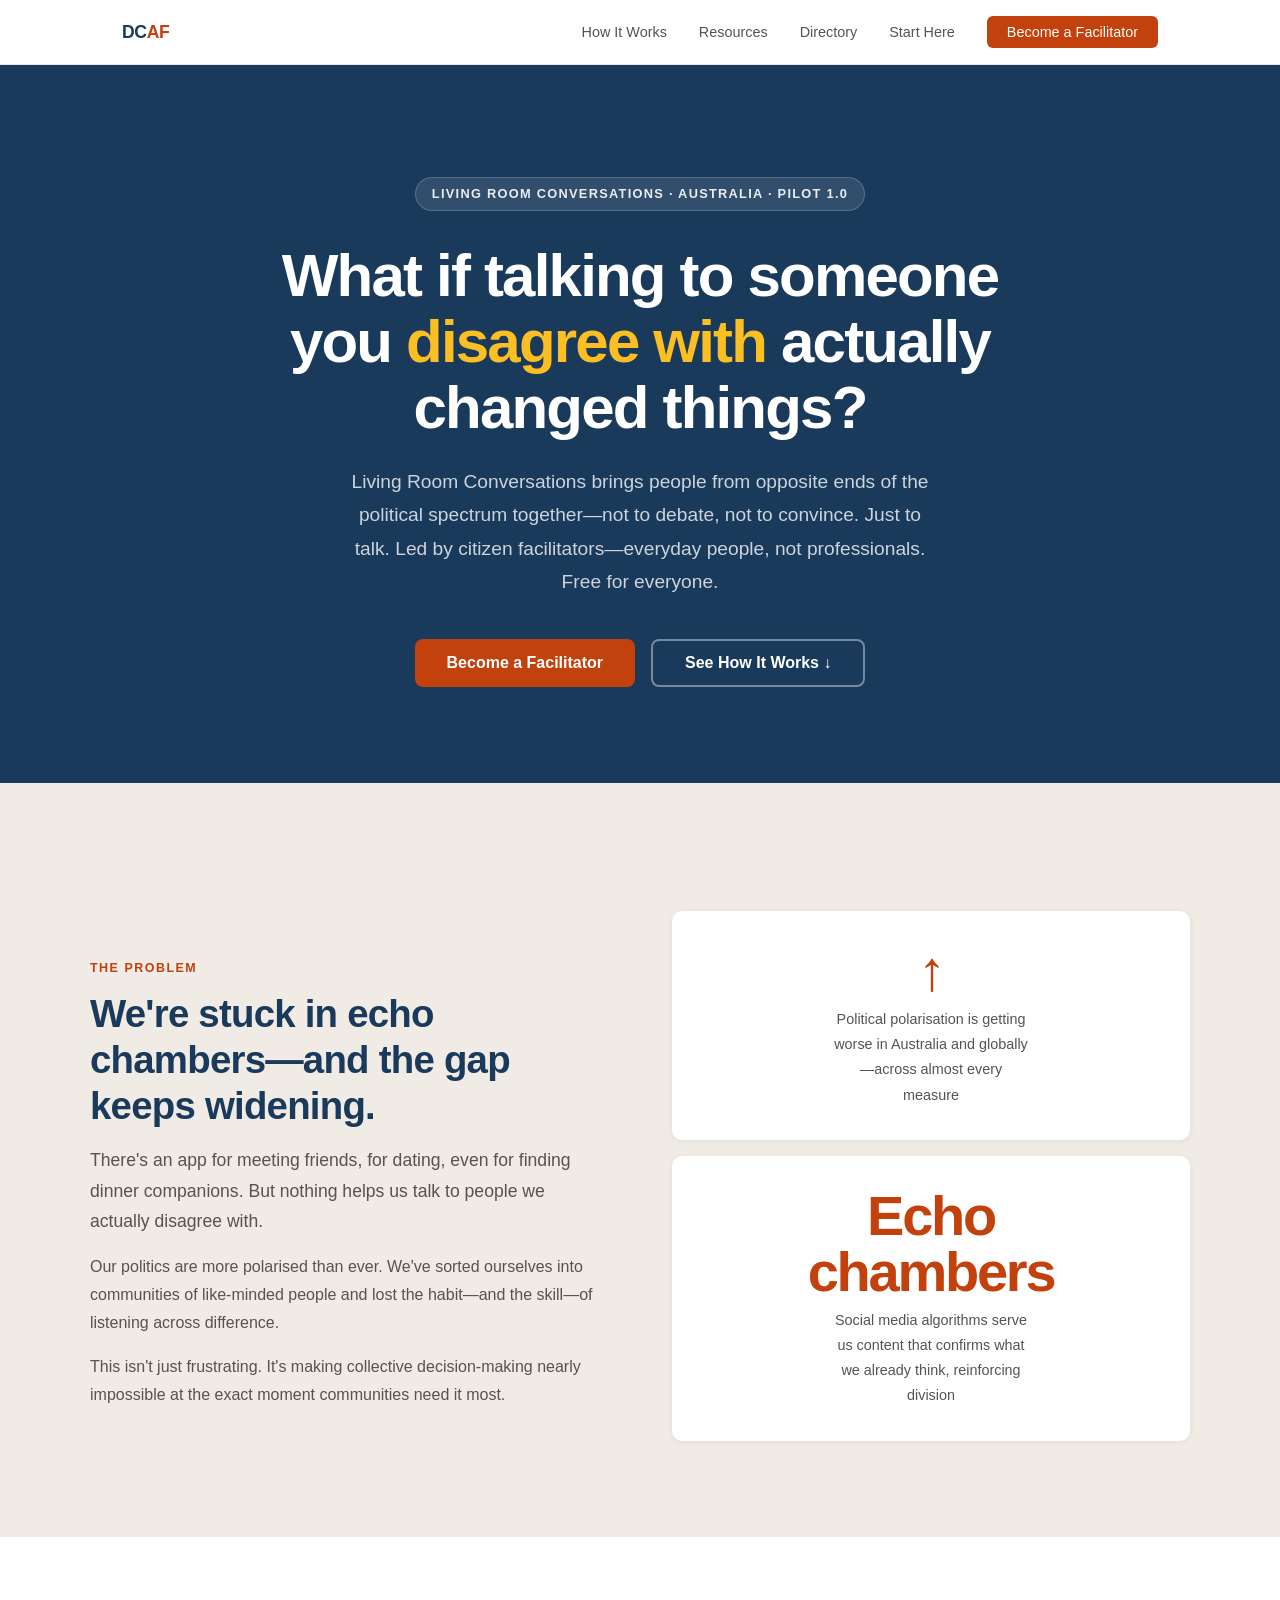
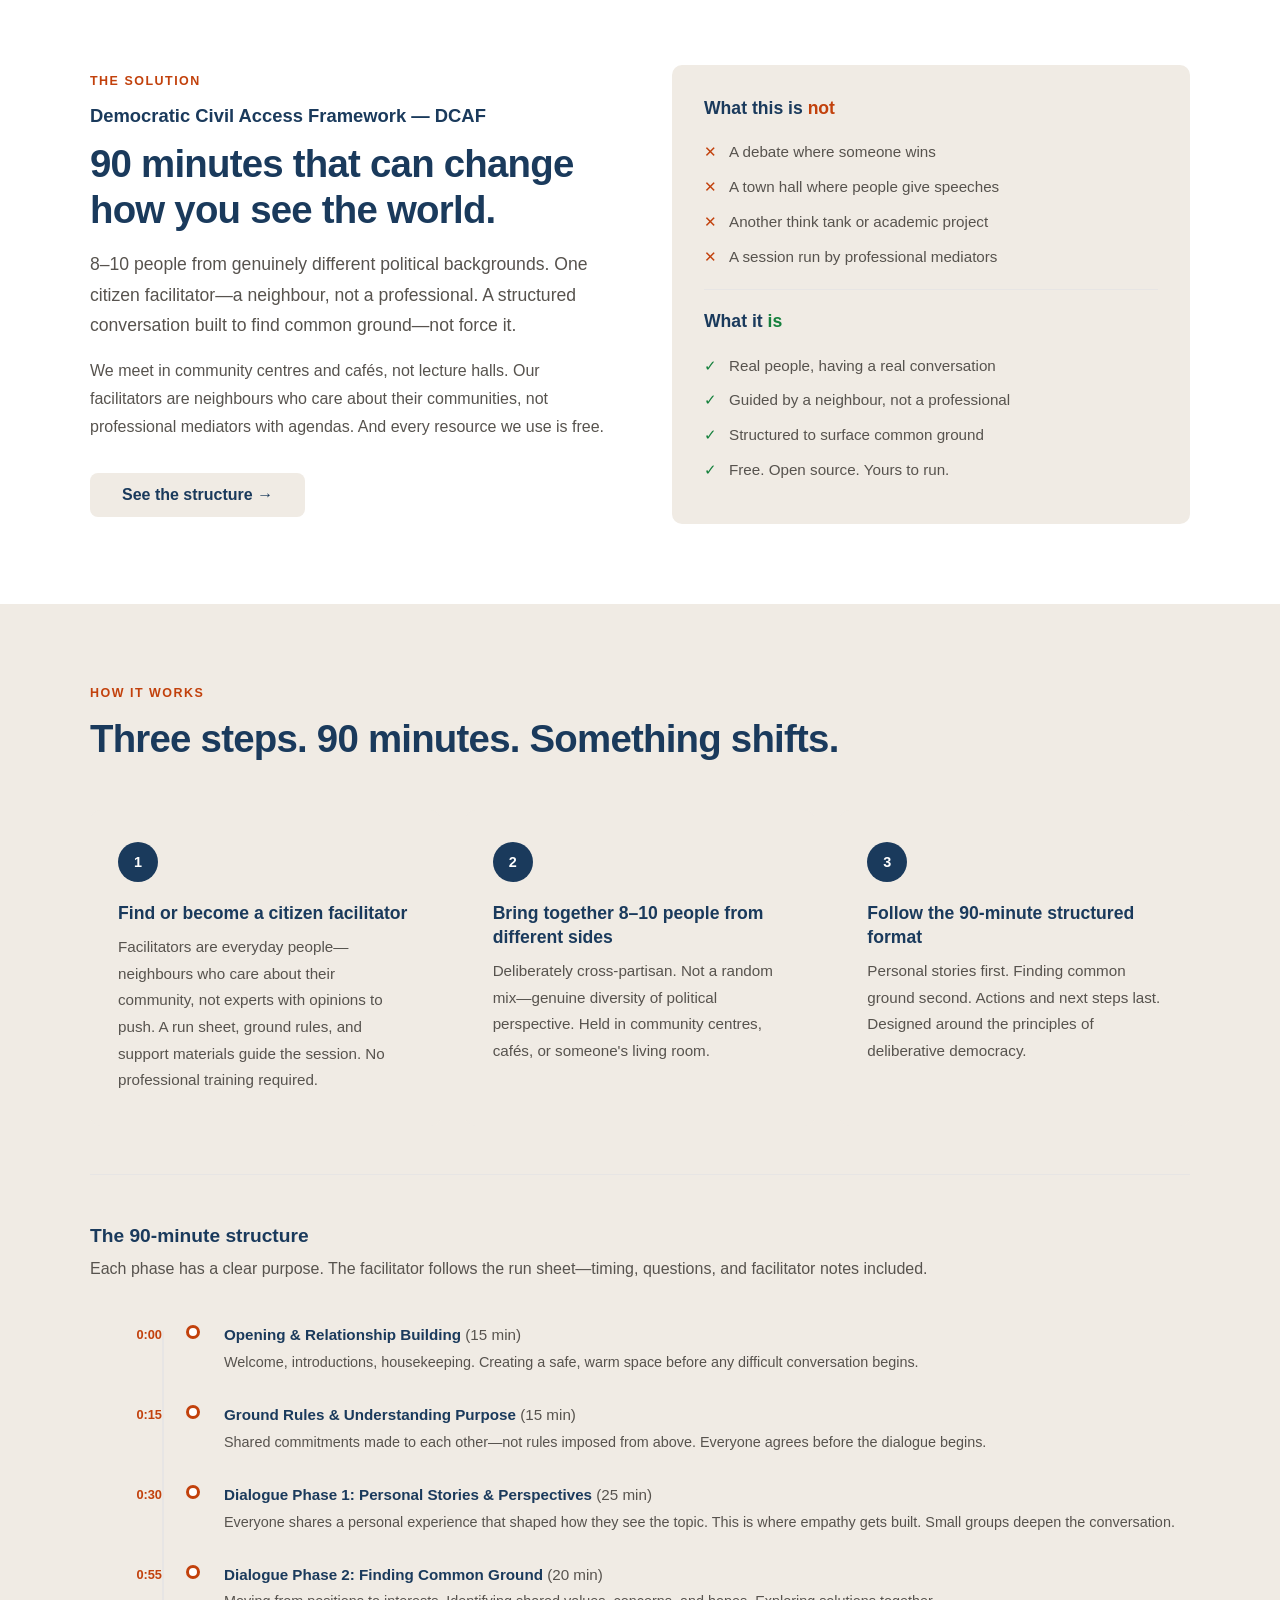
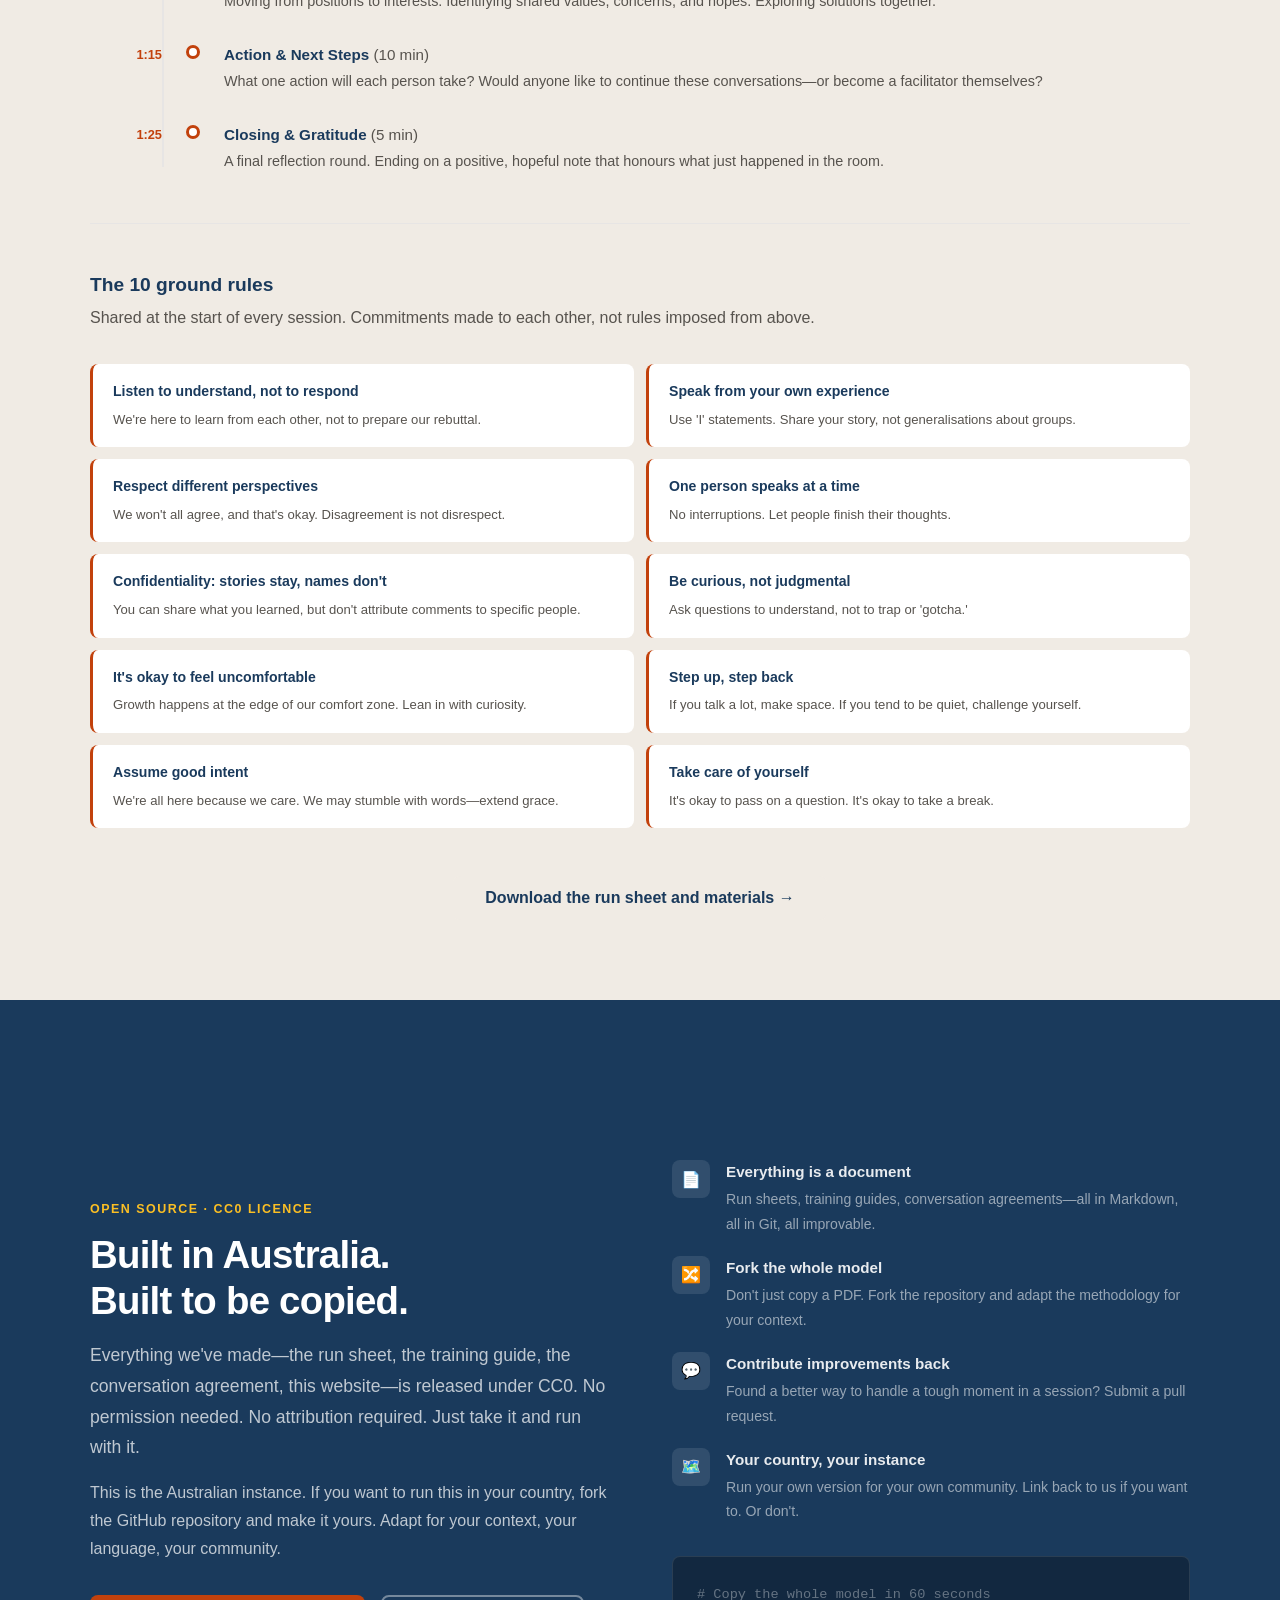
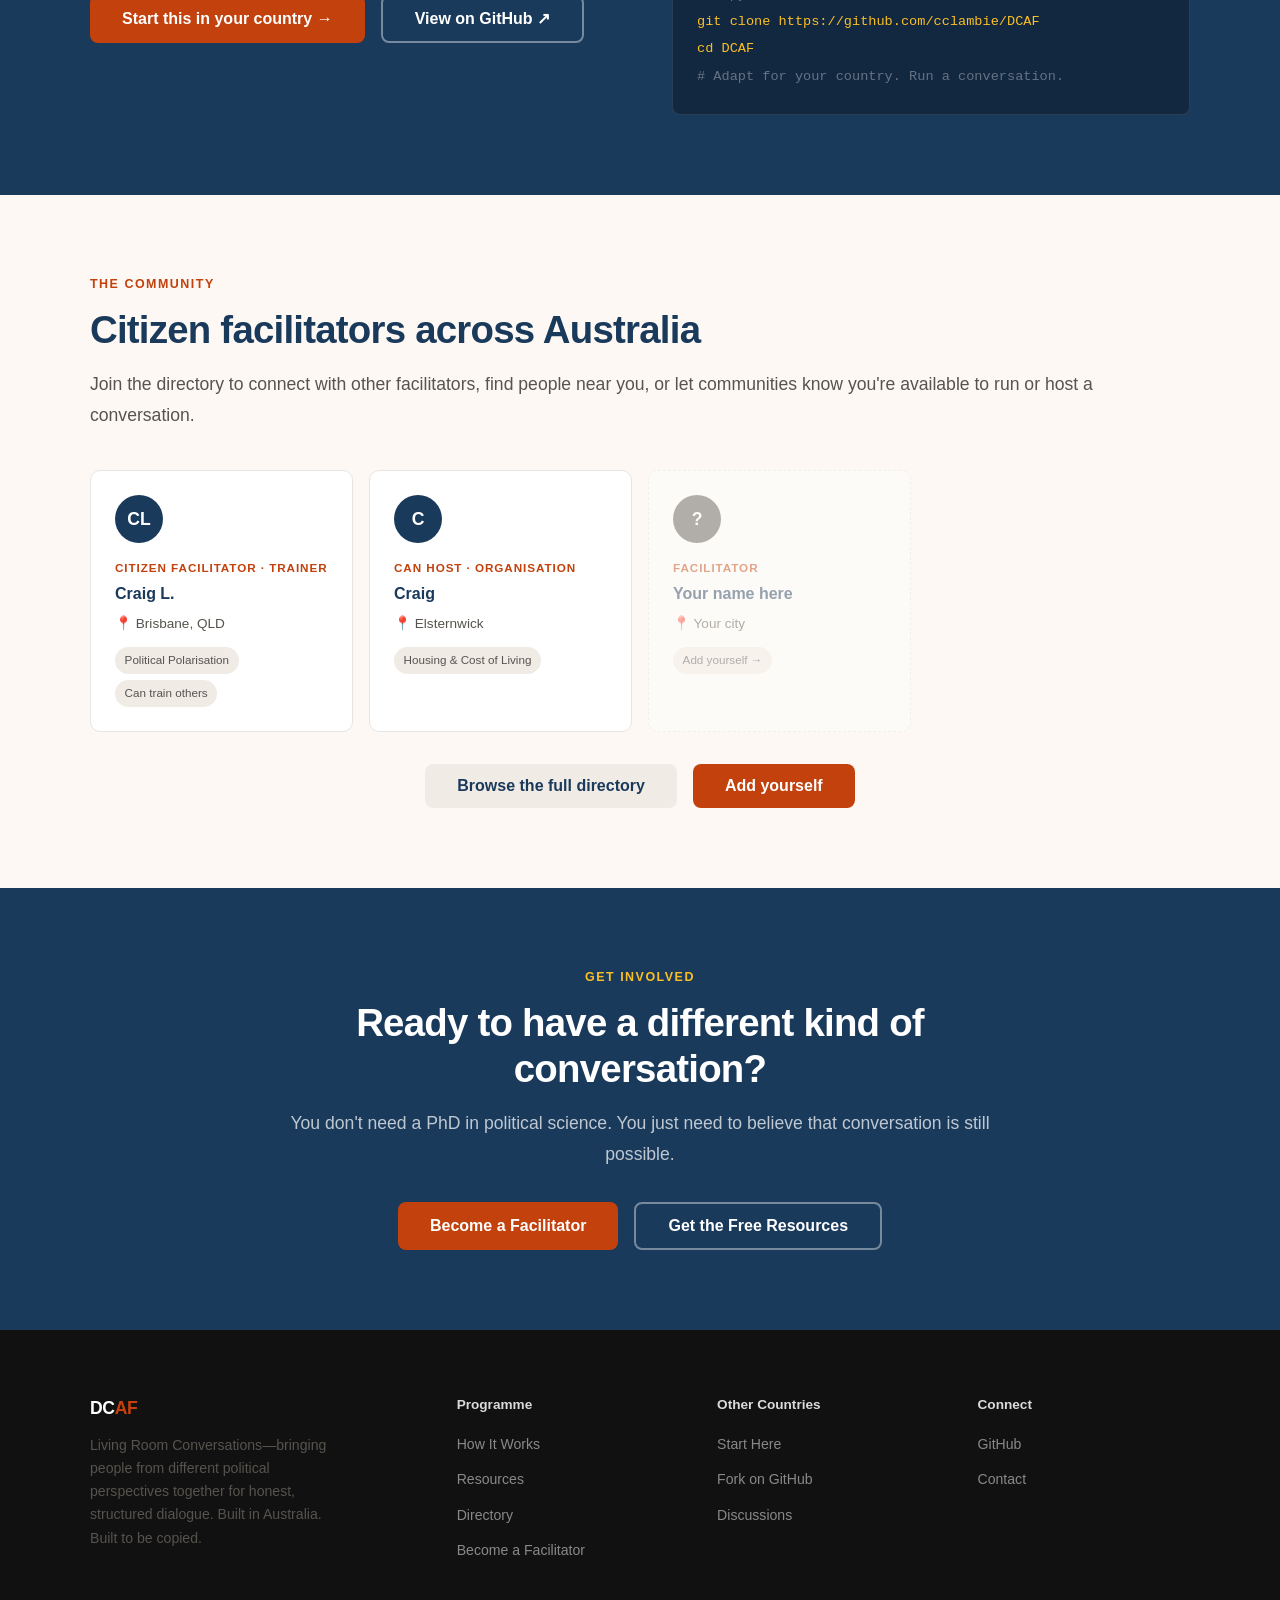
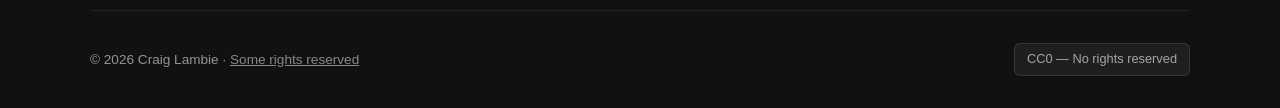
<file: index.html>
<!DOCTYPE html>
<html lang="en">
<head>
  <meta charset="UTF-8">
  <meta name="viewport" content="width=device-width, initial-scale=1.0">
  <title>DCAF — Democratic Civil Access Framework</title>
  <meta name="description" content="The Democratic Civil Access Framework (DCAF) runs Living Room Conversations — citizen facilitators leading structured dialogue across political difference. Built in Australia. Built to be copied.">
  <link rel="stylesheet" href="css/style.css">
</head>
<body>

<nav>
  <div class="nav-inner">
    <a href="index.html" class="nav-logo">DC<span>AF</span></a>
    <button class="nav-hamburger" aria-label="Open menu" onclick="document.querySelector('.nav-links').classList.toggle('open')">☰</button>
    <ul class="nav-links">
      <li><a href="#how-it-works">How It Works</a></li>
      <li><a href="resources.html">Resources</a></li>
      <li><a href="directory.html">Directory</a></li>
      <li><a href="start-here.html">Start Here</a></li>
      <li><a href="directory.html#join" class="nav-cta">Become a Facilitator</a></li>
    </ul>
  </div>
</nav>

<!-- HERO -->
<section class="hero">
  <div class="container">
    <div class="hero-tag">Living Room Conversations · Australia · Pilot 1.0</div>
    <h1>What if talking to someone you <em>disagree with</em> actually changed things?</h1>
    <p>Living Room Conversations brings people from opposite ends of the political spectrum together—not to debate, not to convince. Just to talk. Led by citizen facilitators—everyday people, not professionals. Free for everyone.</p>
    <div class="btn-group">
      <a href="directory.html#join" class="btn btn-primary">Become a Facilitator</a>
      <a href="#how-it-works" class="btn btn-outline">See How It Works ↓</a>
    </div>
  </div>
</section>

<!-- THE PROBLEM -->
<section class="problem">
  <div class="container">
    <div class="two-col two-col-center">
      <div>
        <span class="label">The Problem</span>
        <h2>We're stuck in echo chambers—and the gap keeps widening.</h2>
        <p class="lead">There's an app for meeting friends, for dating, even for finding dinner companions. But nothing helps us talk to people we actually disagree with.</p>
        <p class="mt-2">Our politics are more polarised than ever. We've sorted ourselves into communities of like-minded people and lost the habit—and the skill—of listening across difference.</p>
        <p class="mt-2">This isn't just frustrating. It's making collective decision-making nearly impossible at the exact moment communities need it most.</p>
      </div>
      <div>
        <div class="stat-block">
          <span class="stat-num">↑</span>
          <p>Political polarisation is getting worse in Australia and globally—across almost every measure</p>
        </div>
        <div class="stat-block">
          <span class="stat-num">Echo<br>chambers</span>
          <p>Social media algorithms serve us content that confirms what we already think, reinforcing division</p>
        </div>
      </div>
    </div>
  </div>
</section>

<!-- WHAT IT IS -->
<section>
  <div class="container">
    <div class="two-col two-col-center">
      <div>
        <span class="label">The Solution</span>
        <h3 style="color: var(--navy); font-size: 1.15rem; margin: 0.35rem 0 0.75rem;">Democratic Civil Access Framework — DCAF</h3>
        <h2>90 minutes that can change how you see the world.</h2>
        <p class="lead">8–10 people from genuinely different political backgrounds. One citizen facilitator—a neighbour, not a professional. A structured conversation built to find common ground—not force it.</p>
        <p class="mt-2">We meet in community centres and cafés, not lecture halls. Our facilitators are neighbours who care about their communities, not professional mediators with agendas. And every resource we use is free.</p>
        <div class="btn-group mt-4" style="justify-content: flex-start;">
          <a href="#how-it-works" class="btn btn-secondary">See the structure →</a>
        </div>
      </div>
      <div>
        <div class="callout">
          <h3 style="margin-bottom: 1.25rem; color: var(--navy);">What this is <em style="font-style:normal; color: var(--rust);">not</em></h3>
          <div class="callout-check"><span class="callout-check-icon" style="color:var(--rust);">✕</span><span>A debate where someone wins</span></div>
          <div class="callout-check"><span class="callout-check-icon" style="color:var(--rust);">✕</span><span>A town hall where people give speeches</span></div>
          <div class="callout-check"><span class="callout-check-icon" style="color:var(--rust);">✕</span><span>Another think tank or academic project</span></div>
          <div class="callout-check"><span class="callout-check-icon" style="color:var(--rust);">✕</span><span>A session run by professional mediators</span></div>
          <div class="divider" style="margin: 1.25rem 0;"></div>
          <h3 style="margin-bottom: 1.25rem; color: var(--navy);">What it <em style="font-style:normal; color: #15803d;">is</em></h3>
          <div class="callout-check"><span class="callout-check-icon" style="color:#15803d;">✓</span><span>Real people, having a real conversation</span></div>
          <div class="callout-check"><span class="callout-check-icon" style="color:#15803d;">✓</span><span>Guided by a neighbour, not a professional</span></div>
          <div class="callout-check"><span class="callout-check-icon" style="color:#15803d;">✓</span><span>Structured to surface common ground</span></div>
          <div class="callout-check"><span class="callout-check-icon" style="color:#15803d;">✓</span><span>Free. Open source. Yours to run.</span></div>
        </div>
      </div>
    </div>
  </div>
</section>

<!-- HOW IT WORKS -->
<section id="how-it-works" style="background: var(--soft);">
  <div class="container">
    <span class="label">How It Works</span>
    <h2>Three steps. 90 minutes. Something shifts.</h2>

    <div class="steps">
      <div class="step">
        <div class="step-number">1</div>
        <h3>Find or become a citizen facilitator</h3>
        <p>Facilitators are everyday people—neighbours who care about their community, not experts with opinions to push. A run sheet, ground rules, and support materials guide the session. No professional training required.</p>
      </div>
      <div class="step">
        <div class="step-number">2</div>
        <h3>Bring together 8–10 people from different sides</h3>
        <p>Deliberately cross-partisan. Not a random mix—genuine diversity of political perspective. Held in community centres, cafés, or someone's living room.</p>
      </div>
      <div class="step">
        <div class="step-number">3</div>
        <h3>Follow the 90-minute structured format</h3>
        <p>Personal stories first. Finding common ground second. Actions and next steps last. Designed around the principles of deliberative democracy.</p>
      </div>
    </div>

    <div class="divider"></div>

    <h3 style="font-size: 1.2rem; margin-bottom: 0.4rem;">The 90-minute structure</h3>
    <p style="margin-bottom: 0;">Each phase has a clear purpose. The facilitator follows the run sheet—timing, questions, and facilitator notes included.</p>

    <div class="timeline">
      <div class="timeline-item">
        <div class="timeline-time">0:00</div>
        <div class="timeline-dot"></div>
        <div class="timeline-content">
          <h4>Opening &amp; Relationship Building <span style="font-weight:400; color:var(--muted);">(15 min)</span></h4>
          <p>Welcome, introductions, housekeeping. Creating a safe, warm space before any difficult conversation begins.</p>
        </div>
      </div>
      <div class="timeline-item">
        <div class="timeline-time">0:15</div>
        <div class="timeline-dot"></div>
        <div class="timeline-content">
          <h4>Ground Rules &amp; Understanding Purpose <span style="font-weight:400; color:var(--muted);">(15 min)</span></h4>
          <p>Shared commitments made to each other—not rules imposed from above. Everyone agrees before the dialogue begins.</p>
        </div>
      </div>
      <div class="timeline-item">
        <div class="timeline-time">0:30</div>
        <div class="timeline-dot"></div>
        <div class="timeline-content">
          <h4>Dialogue Phase 1: Personal Stories &amp; Perspectives <span style="font-weight:400; color:var(--muted);">(25 min)</span></h4>
          <p>Everyone shares a personal experience that shaped how they see the topic. This is where empathy gets built. Small groups deepen the conversation.</p>
        </div>
      </div>
      <div class="timeline-item">
        <div class="timeline-time">0:55</div>
        <div class="timeline-dot"></div>
        <div class="timeline-content">
          <h4>Dialogue Phase 2: Finding Common Ground <span style="font-weight:400; color:var(--muted);">(20 min)</span></h4>
          <p>Moving from positions to interests. Identifying shared values, concerns, and hopes. Exploring solutions together.</p>
        </div>
      </div>
      <div class="timeline-item">
        <div class="timeline-time">1:15</div>
        <div class="timeline-dot"></div>
        <div class="timeline-content">
          <h4>Action &amp; Next Steps <span style="font-weight:400; color:var(--muted);">(10 min)</span></h4>
          <p>What one action will each person take? Would anyone like to continue these conversations—or become a facilitator themselves?</p>
        </div>
      </div>
      <div class="timeline-item">
        <div class="timeline-time">1:25</div>
        <div class="timeline-dot"></div>
        <div class="timeline-content">
          <h4>Closing &amp; Gratitude <span style="font-weight:400; color:var(--muted);">(5 min)</span></h4>
          <p>A final reflection round. Ending on a positive, hopeful note that honours what just happened in the room.</p>
        </div>
      </div>
    </div>

    <div class="divider"></div>

    <h3 style="font-size: 1.2rem; margin-bottom: 0.4rem;">The 10 ground rules</h3>
    <p>Shared at the start of every session. Commitments made to each other, not rules imposed from above.</p>

    <div class="rules-grid">
      <div class="rule"><strong>Listen to understand, not to respond</strong><span>We're here to learn from each other, not to prepare our rebuttal.</span></div>
      <div class="rule"><strong>Speak from your own experience</strong><span>Use 'I' statements. Share your story, not generalisations about groups.</span></div>
      <div class="rule"><strong>Respect different perspectives</strong><span>We won't all agree, and that's okay. Disagreement is not disrespect.</span></div>
      <div class="rule"><strong>One person speaks at a time</strong><span>No interruptions. Let people finish their thoughts.</span></div>
      <div class="rule"><strong>Confidentiality: stories stay, names don't</strong><span>You can share what you learned, but don't attribute comments to specific people.</span></div>
      <div class="rule"><strong>Be curious, not judgmental</strong><span>Ask questions to understand, not to trap or 'gotcha.'</span></div>
      <div class="rule"><strong>It's okay to feel uncomfortable</strong><span>Growth happens at the edge of our comfort zone. Lean in with curiosity.</span></div>
      <div class="rule"><strong>Step up, step back</strong><span>If you talk a lot, make space. If you tend to be quiet, challenge yourself.</span></div>
      <div class="rule"><strong>Assume good intent</strong><span>We're all here because we care. We may stumble with words—extend grace.</span></div>
      <div class="rule"><strong>Take care of yourself</strong><span>It's okay to pass on a question. It's okay to take a break.</span></div>
    </div>

    <div class="btn-group mt-6">
      <a href="resources.html" class="btn btn-secondary">Download the run sheet and materials →</a>
    </div>
  </div>
</section>

<!-- OPEN SOURCE -->
<section class="open-source">
  <div class="container">
    <div class="two-col two-col-center">
      <div>
        <span class="label">Open Source · CC0 Licence</span>
        <h2>Built in Australia.<br>Built to be copied.</h2>
        <p class="lead mt-2">Everything we've made—the run sheet, the training guide, the conversation agreement, this website—is released under CC0. No permission needed. No attribution required. Just take it and run with it.</p>
        <p class="mt-2">This is the Australian instance. If you want to run this in your country, fork the GitHub repository and make it yours. Adapt for your context, your language, your community.</p>
        <div class="btn-group mt-4" style="justify-content: flex-start;">
          <a href="start-here.html" class="btn btn-primary">Start this in your country →</a>
          <a href="https://github.com/cclambie/DCAF" class="btn btn-outline" target="_blank" rel="noopener">View on GitHub ↗</a>
        </div>
      </div>
      <div>
        <div class="os-features">
          <div class="os-feature">
            <div class="os-icon">📄</div>
            <div>
              <h4>Everything is a document</h4>
              <p>Run sheets, training guides, conversation agreements—all in Markdown, all in Git, all improvable.</p>
            </div>
          </div>
          <div class="os-feature">
            <div class="os-icon">🔀</div>
            <div>
              <h4>Fork the whole model</h4>
              <p>Don't just copy a PDF. Fork the repository and adapt the methodology for your context.</p>
            </div>
          </div>
          <div class="os-feature">
            <div class="os-icon">💬</div>
            <div>
              <h4>Contribute improvements back</h4>
              <p>Found a better way to handle a tough moment in a session? Submit a pull request.</p>
            </div>
          </div>
          <div class="os-feature">
            <div class="os-icon">🗺️</div>
            <div>
              <h4>Your country, your instance</h4>
              <p>Run your own version for your own community. Link back to us if you want to. Or don't.</p>
            </div>
          </div>
        </div>
        <div class="code-block mt-4">
          <div class="comment"># Copy the whole model in 60 seconds</div>
          <div class="cmd">git clone https://github.com/cclambie/DCAF</div>
          <div class="cmd">cd DCAF</div>
          <div class="comment"># Adapt for your country. Run a conversation.</div>
        </div>
      </div>
    </div>
  </div>
</section>

<!-- DIRECTORY TEASER -->
<section style="background: var(--cream);">
  <div class="container">
    <span class="label">The Community</span>
    <h2>Citizen facilitators across Australia</h2>
    <p class="lead mt-2">Join the directory to connect with other facilitators, find people near you, or let communities know you're available to run or host a conversation.</p>

    <div class="directory-grid" id="index-directory-grid"></div>

    <div class="btn-group">
      <a href="directory.html" class="btn btn-secondary">Browse the full directory</a>
      <a href="directory.html#join" class="btn btn-primary">Add yourself</a>
    </div>
  </div>
</section>

<!-- FINAL CTA -->
<section class="cta-band">
  <div class="container-narrow">
    <span class="label">Get Involved</span>
    <h2>Ready to have a different kind of conversation?</h2>
    <p>You don't need a PhD in political science. You just need to believe that conversation is still possible.</p>
    <div class="btn-group mt-4">
      <a href="directory.html#join" class="btn btn-primary">Become a Facilitator</a>
      <a href="resources.html" class="btn btn-outline">Get the Free Resources</a>
    </div>
  </div>
</section>

<footer>
  <div class="footer-inner">
    <div class="footer-top">
      <div class="footer-brand">
        <a href="index.html" class="nav-logo logo">DC<span style="color:#c2410c;">AF</span></a>
        <p>Living Room Conversations—bringing people from different political perspectives together for honest, structured dialogue. Built in Australia. Built to be copied.</p>
      </div>
      <div class="footer-col">
        <h4>Programme</h4>
        <ul>
          <li><a href="#how-it-works">How It Works</a></li>
          <li><a href="resources.html">Resources</a></li>
          <li><a href="directory.html">Directory</a></li>
          <li><a href="directory.html#join">Become a Facilitator</a></li>
        </ul>
      </div>
      <div class="footer-col">
        <h4>Other Countries</h4>
        <ul>
          <li><a href="start-here.html">Start Here</a></li>
          <li><a href="https://github.com/cclambie/DCAF" target="_blank" rel="noopener">Fork on GitHub</a></li>
          <li><a href="https://github.com/cclambie/DCAF/issues" target="_blank" rel="noopener">Discussions</a></li>
        </ul>
      </div>
      <div class="footer-col">
        <h4>Connect</h4>
        <ul>
          <li><a href="https://github.com/cclambie/DCAF" target="_blank" rel="noopener">GitHub</a></li>
          <li><a href="mailto:dcaf@craiglambie.com">Contact</a></li>
        </ul>
      </div>
    </div>
    <div class="footer-bottom">
      <span>© 2026 Craig Lambie · <a href="https://creativecommons.org/licenses/by/4.0/" target="_blank" rel="noopener" style="color:rgba(255,255,255,0.5);">Some rights reserved</a></span>
      <a href="https://creativecommons.org/publicdomain/zero/1.0/" class="cc-badge" target="_blank" rel="noopener">CC0 — No rights reserved</a>
    </div>
  </div>
</footer>

<script src="js/directory.js"></script>
<script>
loadDirectory('index-directory-grid', { limit: 3, placeholders: 3 });
</script>
</body>
</html>
</file>
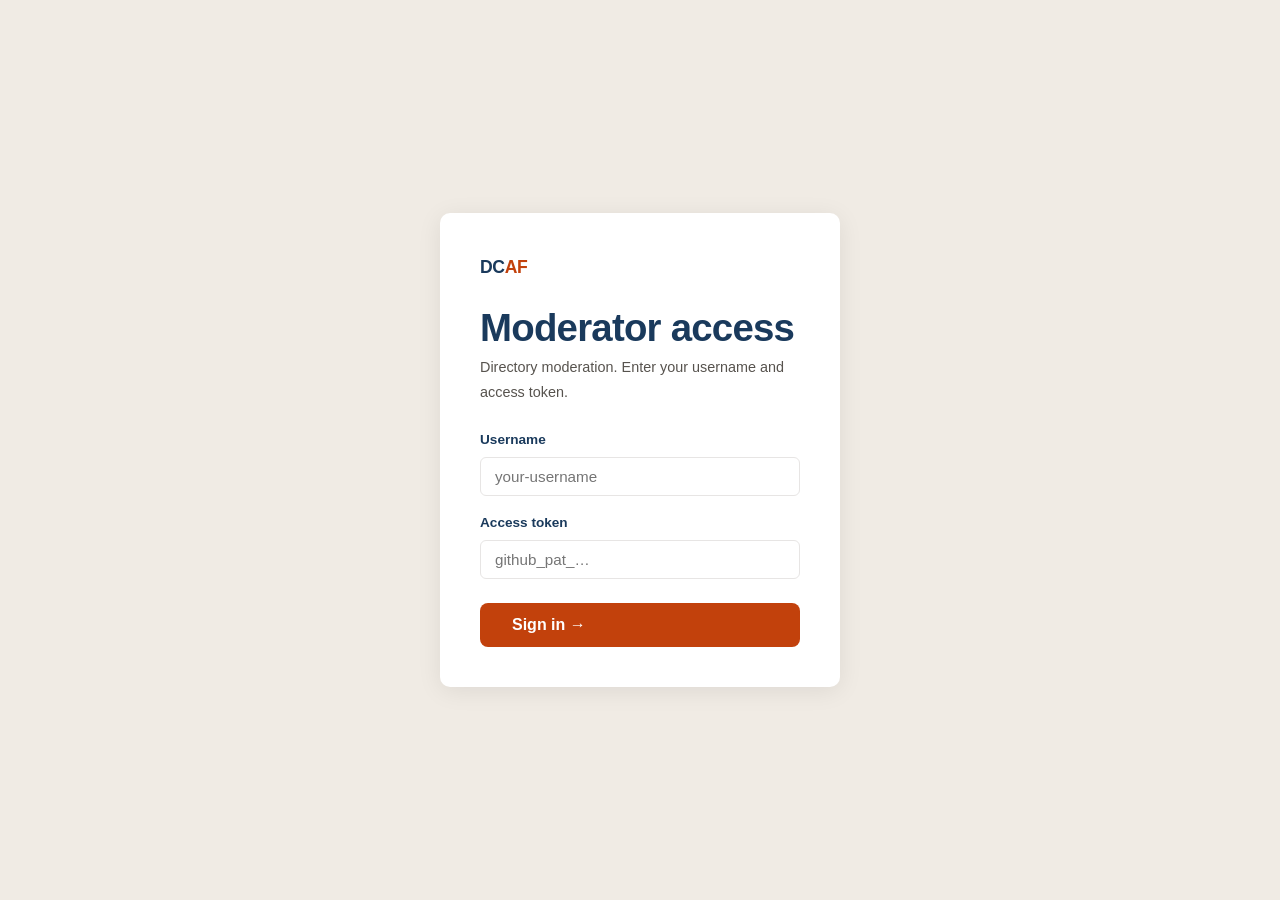
<file: admin.html>
<!DOCTYPE html>
<html lang="en">
<head>
  <meta charset="UTF-8">
  <meta name="viewport" content="width=device-width, initial-scale=1.0">
  <title>Moderation — DCAF Directory</title>
  <link rel="stylesheet" href="css/style.css">
  <style>
    body { background: var(--soft); }

    /* ── Login ── */
    .login-wrap {
      min-height: 100vh; display: flex; align-items: center; justify-content: center;
    }
    .login-card {
      background: var(--white); border-radius: var(--r); padding: 2.5rem;
      width: 100%; max-width: 400px; box-shadow: 0 4px 24px rgba(0,0,0,0.08);
    }
    .login-card h2 { margin-bottom: 0.25rem; }
    .login-card p { color: var(--muted); font-size: 0.9rem; margin-bottom: 1.5rem; }
    .login-card .field { margin-bottom: 1rem; }
    .login-card .field label {
      display: block; font-size: 0.85rem; font-weight: 600;
      color: var(--navy); margin-bottom: 0.35rem;
    }
    .login-card input {
      width: 100%; border: 1px solid var(--border); border-radius: 6px;
      padding: 0.65rem 0.875rem; font-family: var(--font); font-size: 0.95rem;
      color: var(--text); background: var(--white); outline: none; box-sizing: border-box;
    }
    .login-card input:focus { border-color: var(--navy); }
    .login-error { color: #b91c1c; font-size: 0.875rem; margin-top: 0.75rem; display: none; }

    /* ── Admin layout ── */
    #admin-section { display: none; }
    .admin-header {
      background: var(--navy); color: var(--white); padding: 1rem 2rem;
      display: flex; align-items: center; justify-content: space-between;
    }
    .admin-header .brand { font-weight: 800; font-size: 1.1rem; letter-spacing: -0.02em; }
    .admin-header .brand span { color: var(--rust); }
    .admin-meta { font-size: 0.85rem; color: rgba(255,255,255,0.6); display: flex; gap: 1.5rem; align-items: center; }
    .admin-meta strong { color: rgba(255,255,255,0.9); }
    .signout-btn {
      background: none; border: 1px solid rgba(255,255,255,0.3); color: rgba(255,255,255,0.7);
      border-radius: 6px; padding: 0.35rem 0.75rem; font-size: 0.8rem; cursor: pointer;
      font-family: var(--font);
    }
    .signout-btn:hover { border-color: rgba(255,255,255,0.6); color: #fff; }

    .admin-body { max-width: 900px; margin: 0 auto; padding: 2.5rem 1.5rem; }
    .admin-body h2 { font-size: 1.5rem; margin-bottom: 0.25rem; }
    .admin-body .subtitle { color: var(--muted); font-size: 0.9rem; margin-bottom: 2rem; }

    /* ── Pending cards ── */
    .pending-list { display: flex; flex-direction: column; gap: 1.25rem; }
    .pending-card {
      background: var(--white); border-radius: var(--r); padding: 1.75rem;
      box-shadow: 0 2px 8px rgba(0,0,0,0.06); border-left: 4px solid var(--amber);
    }
    .pending-card.is-approved { border-left-color: #15803d; opacity: 0.6; pointer-events: none; }
    .pending-card.is-rejected { border-left-color: #b91c1c; opacity: 0.6; pointer-events: none; }

    .pending-top {
      display: flex; justify-content: space-between; align-items: flex-start; gap: 1rem;
      flex-wrap: wrap;
    }
    .pending-name { font-size: 1.2rem; font-weight: 700; color: var(--navy); }
    .pending-email { font-size: 0.875rem; color: var(--rust); margin-top: 0.15rem; }
    .pending-location { font-size: 0.875rem; color: var(--muted); margin-top: 0.1rem; }
    .pending-submitted { font-size: 0.8rem; color: var(--muted); white-space: nowrap; }

    .pending-body { margin-top: 1rem; display: grid; gap: 0.75rem; }
    .pending-field label {
      font-size: 0.75rem; font-weight: 600; color: var(--muted);
      text-transform: uppercase; letter-spacing: 0.06em; display: block; margin-bottom: 0.2rem;
    }
    .pending-field .value { font-size: 0.9rem; color: var(--text); }
    .pending-field .tags { display: flex; flex-wrap: wrap; gap: 0.35rem; margin-top: 0.2rem; }

    .pending-actions {
      margin-top: 1.25rem; padding-top: 1.25rem;
      border-top: 1px solid var(--border);
      display: flex; gap: 0.75rem; align-items: center;
    }
    .action-status { font-size: 0.875rem; color: var(--muted); }

    .empty-state {
      text-align: center; padding: 4rem 2rem; color: var(--muted);
      background: var(--white); border-radius: var(--r);
    }
    .empty-state h3 { margin-bottom: 0.5rem; }

    @media (max-width: 600px) {
      .admin-header { flex-direction: column; gap: 0.75rem; align-items: flex-start; }
      .pending-top { flex-direction: column; }
    }
  </style>
</head>
<body>

<!-- ── LOGIN ── -->
<div class="login-wrap" id="login-section">
  <div class="login-card">
    <a href="index.html" class="nav-logo" style="display:inline-block;margin-bottom:1.5rem;">DC<span>AF</span></a>
    <h2>Moderator access</h2>
    <p>Directory moderation. Enter your username and access token.</p>
    <form id="login-form">
      <div class="field">
        <label for="mod-username">Username</label>
        <input type="text" id="mod-username" autocomplete="username" placeholder="your-username" required>
      </div>
      <div class="field">
        <label for="mod-token">Access token</label>
        <input type="password" id="mod-token" autocomplete="current-password" placeholder="github_pat_…" required>
      </div>
      <button type="submit" class="btn btn-primary" style="width:100%;margin-top:0.5rem;" id="login-btn">
        Sign in →
      </button>
      <p class="login-error" id="login-error"></p>
    </form>
  </div>
</div>

<!-- ── ADMIN ── -->
<div id="admin-section">
  <div class="admin-header">
    <div class="brand">DC<span>AF</span> <span style="font-weight:400;color:rgba(255,255,255,0.5);font-size:0.9rem;">/ moderation</span></div>
    <div class="admin-meta">
      <span>Signed in as <strong id="admin-username-display"></strong></span>
      <button class="signout-btn" onclick="signOut()">Sign out</button>
    </div>
  </div>

  <div class="admin-body">
    <h2>Pending applications</h2>
    <p class="subtitle" id="pending-subtitle">Loading…</p>
    <div class="pending-list" id="pending-list"></div>
  </div>
</div>

<script>
const N8N = 'https://n8n.craiglambie.com/webhook';
// Read the directory from the GitHub *API* (Accept: raw) rather than raw.githubusercontent.com.
// raw.* is CDN-cached for 5 min and ignores cache-busting query params, so a freshly
// submitted pending entry can be invisible for minutes. The API returns it immediately.
const DIRECTORY_API = 'https://api.github.com/repos/cclambie/DCAF/contents/directory.json';

const ROLE_LABELS = {
  'citizen-facilitator': 'Citizen facilitator',
  'professional-facilitator': 'Professional facilitator',
  'learning': 'Learning to facilitate',
  'can-train': 'Can train others',
  'can-host': 'Can host sessions',
  'researcher': 'Researcher / academic',
  'organisation': 'Organisation',
};
const TOPIC_LABELS = {
  'political-polarisation': 'Political Polarisation',
  'housing': 'Housing & Cost of Living',
  'climate': 'Climate & Energy',
  'immigration': 'Immigration',
  'healthcare': 'Healthcare',
  'other': 'Other',
};

// ── Auth state ──────────────────────────────────────────────
let auth = null;
try { auth = JSON.parse(sessionStorage.getItem('dcaf-mod')); } catch {}

// ── Login ───────────────────────────────────────────────────
document.getElementById('login-form').addEventListener('submit', async (e) => {
  e.preventDefault();
  const username = document.getElementById('mod-username').value.trim();
  const token    = document.getElementById('mod-token').value.trim();
  const btn      = document.getElementById('login-btn');
  const errEl    = document.getElementById('login-error');

  btn.disabled = true;
  btn.textContent = 'Checking…';
  errEl.style.display = 'none';

  try {
    console.log('[mod-auth] POST', `${N8N}/mod-auth`, 'username=', username);
    const res  = await fetch(`${N8N}/mod-auth`, {
      method: 'POST',
      headers: { 'Content-Type': 'application/json' },
      body: JSON.stringify({ username, token }),
    });
    console.log('[mod-auth] status', res.status, res.statusText,
                '| content-type:', res.headers.get('content-type'),
                '| content-length:', res.headers.get('content-length'));

    // Read as text first so we can see exactly what n8n sent, even if it is empty/non-JSON.
    const raw = await res.text();
    console.log('[mod-auth] raw body:', JSON.stringify(raw));

    let data;
    try {
      data = raw ? JSON.parse(raw) : null;
    } catch (parseErr) {
      console.error('[mod-auth] response was not valid JSON:', parseErr);
    }
    console.log('[mod-auth] parsed:', data);

    if (data === null || data === undefined) {
      // Empty / non-JSON response — this is the n8n "Respond to Webhook" node not returning a body.
      errEl.textContent = `Server returned no data (HTTP ${res.status}). Check the n8n mod-auth workflow's Respond node.`;
      errEl.style.display = '';
    } else if (data.valid) {
      console.log('[mod-auth] valid — entering admin');
      auth = { username, token };
      sessionStorage.setItem('dcaf-mod', JSON.stringify(auth));
      enterAdmin();
    } else {
      errEl.textContent = 'Invalid credentials.';
      errEl.style.display = '';
    }
  } catch (err) {
    console.error('[mod-auth] fetch failed:', err);
    errEl.textContent = `Could not reach the server (${err.name}: ${err.message}).`;
    errEl.style.display = '';
  }

  btn.disabled = false;
  btn.textContent = 'Sign in →';
});

function signOut() {
  sessionStorage.removeItem('dcaf-mod');
  auth = null;
  document.getElementById('admin-section').style.display = 'none';
  document.getElementById('login-section').style.display = '';
}

// ── Admin UI ────────────────────────────────────────────────
function enterAdmin() {
  document.getElementById('login-section').style.display  = 'none';
  // Must be an explicit value: the stylesheet has `#admin-section { display: none }`,
  // so setting inline display to '' would fall back to that and stay hidden.
  document.getElementById('admin-section').style.display  = 'block';
  document.getElementById('admin-username-display').textContent = auth.username;
  loadPending();
}

async function loadPending() {
  const subtitle = document.getElementById('pending-subtitle');
  const list     = document.getElementById('pending-list');
  subtitle.textContent = 'Loading…';
  list.innerHTML = '';

  try {
    const url = `${DIRECTORY_API}?ref=main&cb=${Date.now()}`;
    console.log('[loadPending] GET', url);
    const res = await fetch(url, {
      headers: { 'Accept': 'application/vnd.github.raw' },
      cache: 'no-store',
    });
    console.log('[loadPending] status', res.status,
                '| x-ratelimit-remaining:', res.headers.get('x-ratelimit-remaining'));

    const raw = await res.text();
    if (!res.ok) {
      console.error('[loadPending] non-OK response:', raw.slice(0, 200));
      subtitle.textContent = `Failed to load directory (HTTP ${res.status}).`;
      return;
    }

    const entries = JSON.parse(raw);
    const pending = entries.filter(e => !e.approved);
    console.log(`[loadPending] ${entries.length} entries, ${pending.length} pending`);

    if (!pending.length) {
      subtitle.textContent = 'Nothing to review right now.';
      list.innerHTML = `<div class="empty-state"><h3>All clear</h3><p>No pending applications.</p></div>`;
      return;
    }

    subtitle.textContent = `${pending.length} application${pending.length !== 1 ? 's' : ''} waiting for review`;
    list.innerHTML = pending.map(entryCard).join('');
  } catch (err) {
    console.error('[loadPending] failed:', err);
    subtitle.textContent = `Failed to load directory (${err.name}: ${err.message}).`;
  }
}

function entryCard(e) {
  const roleLabels  = (e.roles  || []).map(r => ROLE_LABELS[r]  || r);
  const topicLabels = (e.topics || []).map(t => TOPIC_LABELS[t] || t);
  const submitted   = e.submitted_at
    ? new Date(e.submitted_at).toLocaleString('en-AU', { dateStyle: 'medium', timeStyle: 'short' })
    : '—';

  return `
  <div class="pending-card" id="card-${e.id}">
    <div class="pending-top">
      <div>
        <div class="pending-name">${esc(e.name)}</div>
        <div class="pending-email">${esc(e.email || '')}</div>
        <div class="pending-location">📍 ${esc(e.location)}, ${esc(e.state)}</div>
      </div>
      <div class="pending-submitted">Submitted ${submitted}</div>
    </div>
    <div class="pending-body">
      ${roleLabels.length ? `
      <div class="pending-field">
        <label>Roles</label>
        <div class="tags">${roleLabels.map(l => `<span class="tag">${esc(l)}</span>`).join('')}</div>
      </div>` : ''}
      ${topicLabels.length ? `
      <div class="pending-field">
        <label>Topics</label>
        <div class="tags">${topicLabels.map(l => `<span class="tag">${esc(l)}</span>`).join('')}</div>
      </div>` : ''}
      ${e.bio ? `
      <div class="pending-field">
        <label>Bio</label>
        <div class="value">${esc(e.bio)}</div>
      </div>` : ''}
    </div>
    <div class="pending-actions">
      <button class="btn btn-primary" style="background:#15803d;border-color:#15803d;"
        onclick="doAction('${esc(e.id)}', 'approve', this)">Approve</button>
      <button class="btn btn-secondary" style="color:#b91c1c;border-color:#b91c1c;"
        onclick="doAction('${esc(e.id)}', 'reject', this)">Reject</button>
      <span class="action-status" id="status-${esc(e.id)}"></span>
    </div>
  </div>`;
}

async function doAction(id, action, btn) {
  const card   = document.getElementById(`card-${id}`);
  const status = document.getElementById(`status-${id}`);
  const btns   = card.querySelectorAll('button');

  btns.forEach(b => b.disabled = true);
  status.textContent = action === 'approve' ? 'Approving…' : 'Rejecting…';

  try {
    console.log(`[mod-action] POST ${N8N}/mod-action`, { id, action });
    const res  = await fetch(`${N8N}/mod-action`, {
      method: 'POST',
      headers: { 'Content-Type': 'application/json' },
      body: JSON.stringify({ username: auth.username, token: auth.token, id, action }),
    });
    console.log('[mod-action] status', res.status, res.statusText,
                '| content-type:', res.headers.get('content-type'),
                '| content-length:', res.headers.get('content-length'));

    // Read as text first so an empty / non-JSON body is visible instead of throwing silently.
    const raw = await res.text();
    console.log('[mod-action] raw body:', JSON.stringify(raw));

    let data;
    try {
      data = raw ? JSON.parse(raw) : null;
    } catch (parseErr) {
      console.error('[mod-action] response was not valid JSON:', parseErr);
    }
    console.log('[mod-action] parsed:', data);

    if (res.status === 401) {
      status.textContent = 'Session expired — sign in again.';
      btns.forEach(b => b.disabled = false);
    } else if (data === null || data === undefined) {
      status.textContent = `No response from server (HTTP ${res.status}). Check the n8n mod-action workflow.`;
      btns.forEach(b => b.disabled = false);
    } else if (data.success) {
      card.classList.add(action === 'approve' ? 'is-approved' : 'is-rejected');
      status.textContent = action === 'approve' ? '✓ Approved' : '✕ Rejected';
      setTimeout(() => {
        card.style.transition = 'opacity 0.3s';
        card.style.opacity = '0';
        setTimeout(() => card.remove(), 320);
      }, 800);
    } else {
      status.textContent = data.error || 'Something went wrong.';
      btns.forEach(b => b.disabled = false);
    }
  } catch (err) {
    console.error('[mod-action] fetch failed:', err);
    status.textContent = `Request failed (${err.name}: ${err.message}).`;
    btns.forEach(b => b.disabled = false);
  }
}

function esc(str) {
  return String(str || '').replace(/&/g,'&amp;').replace(/</g,'&lt;').replace(/>/g,'&gt;').replace(/"/g,'&quot;');
}

// ── Resume session ───────────────────────────────────────────
if (auth) enterAdmin();
</script>

</body>
</html>
</file>
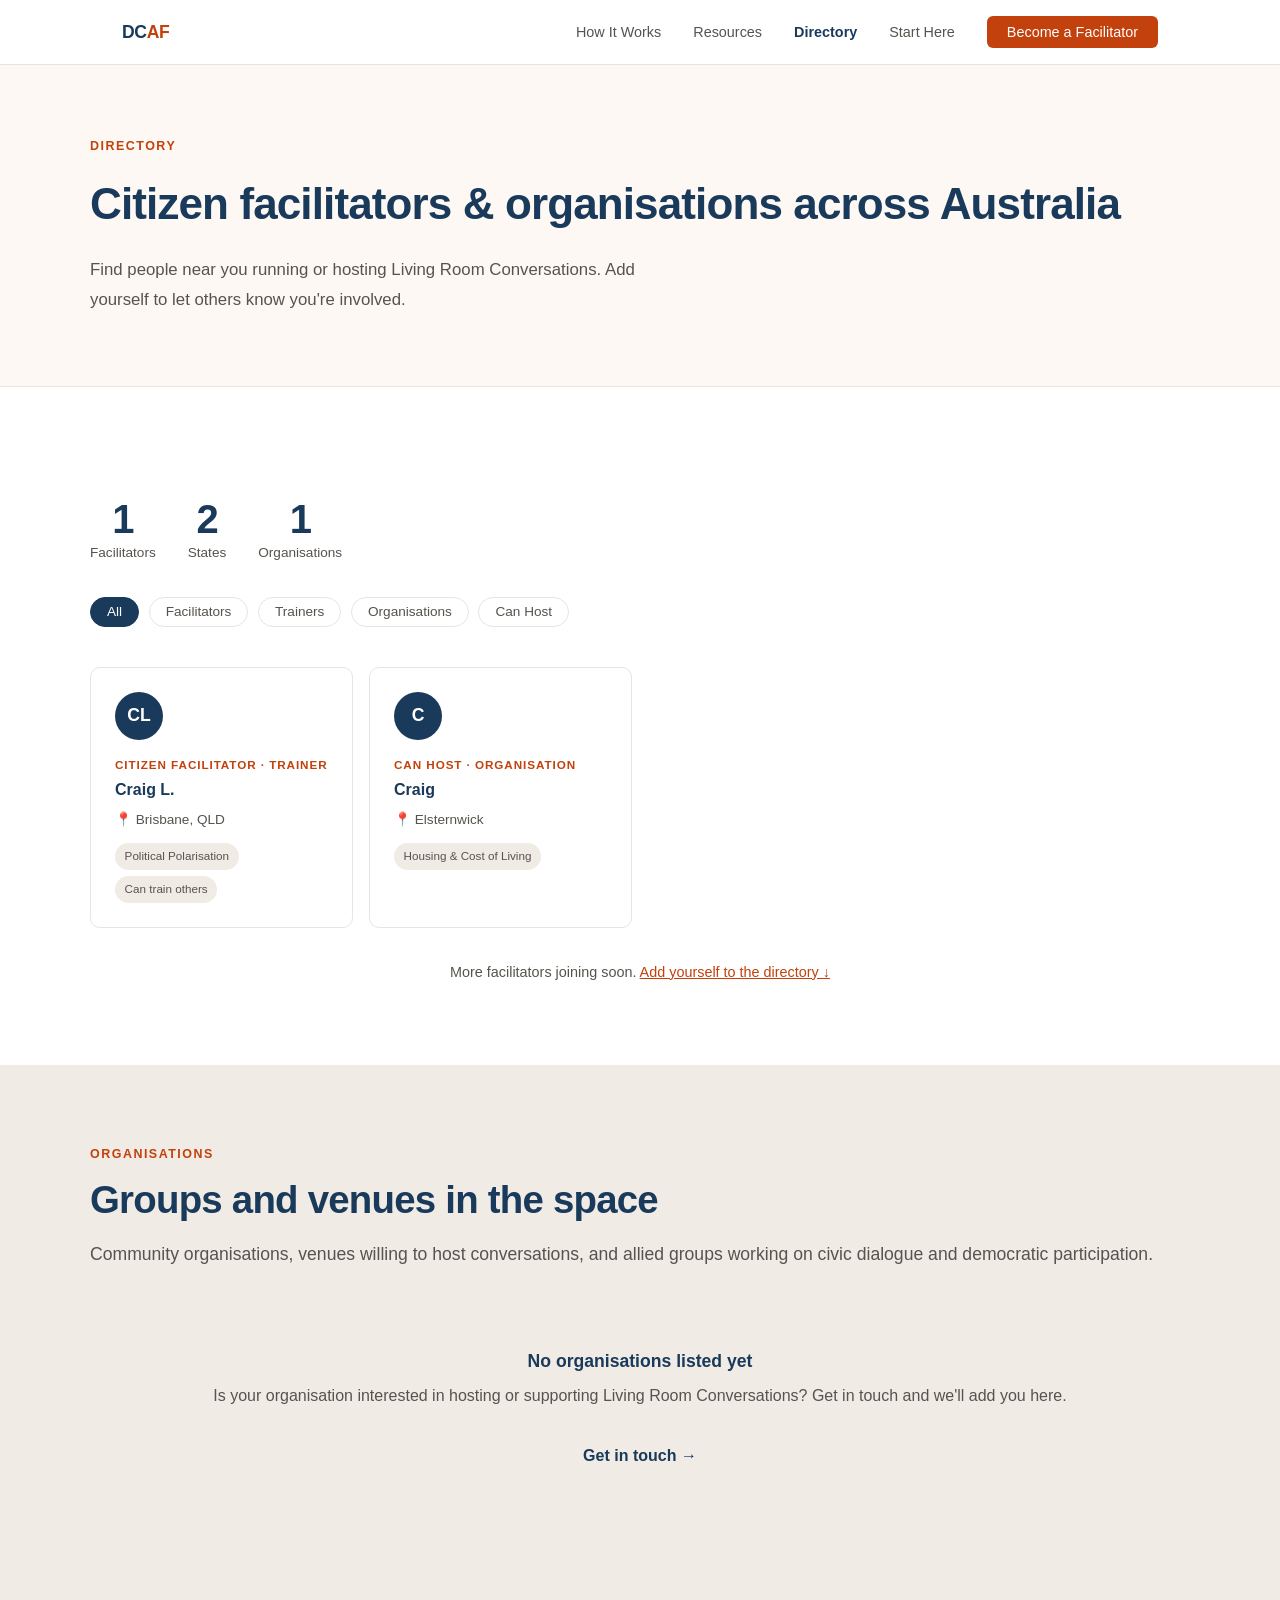
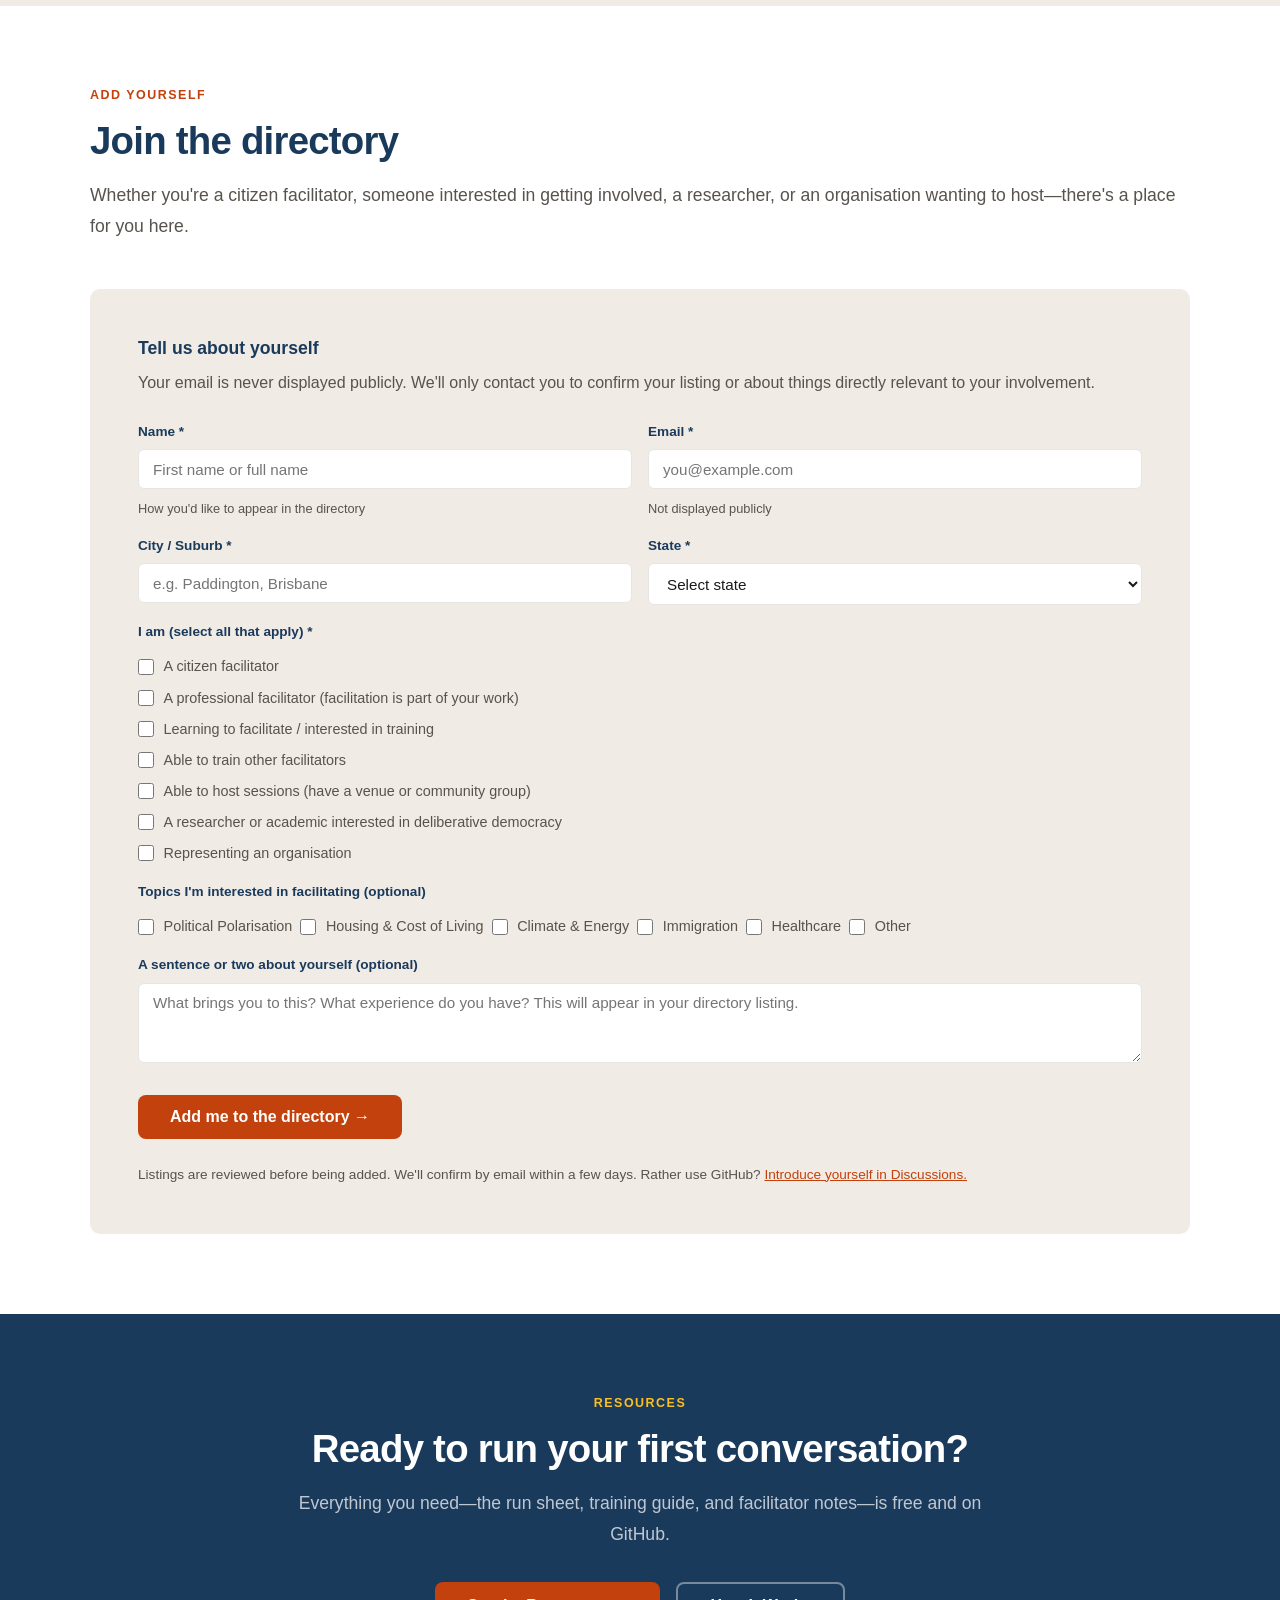
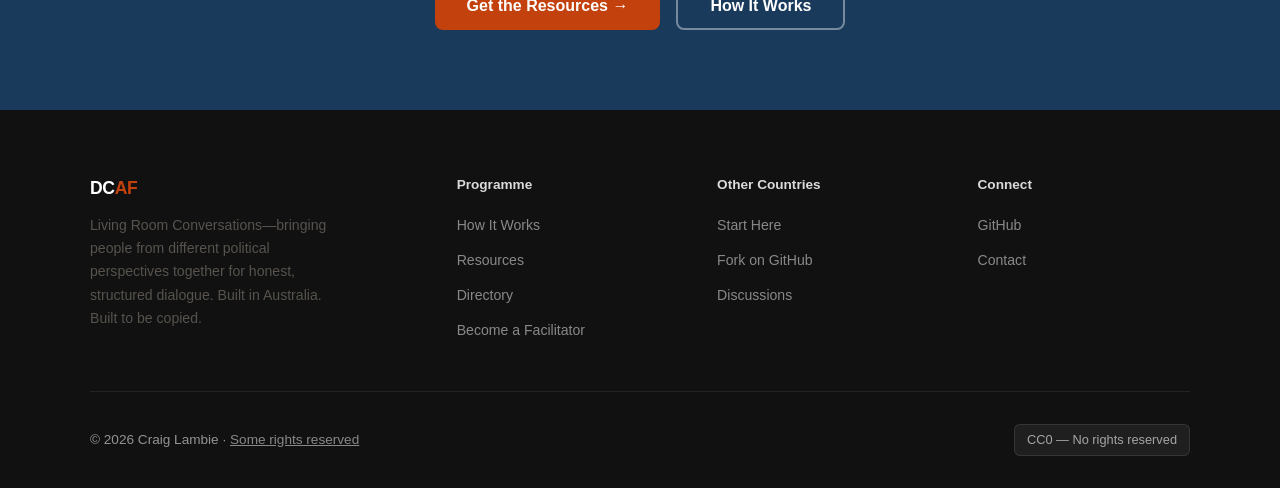
<file: directory.html>
<!DOCTYPE html>
<html lang="en">
<head>
  <meta charset="UTF-8">
  <meta name="viewport" content="width=device-width, initial-scale=1.0">
  <title>Directory — DCAF · Democratic Civil Access Framework</title>
  <meta name="description" content="Find citizen facilitators and community organisations running Living Room Conversations across Australia. A Democratic Civil Access Framework initiative.">
  <link rel="stylesheet" href="css/style.css">
  <style>
    .dir-intro {
      max-width: 680px;
    }
    .dir-counts {
      display: flex; gap: 2rem; margin: 2rem 0; flex-wrap: wrap;
    }
    .dir-count {
      text-align: center;
    }
    .dir-count .num {
      font-size: 2.5rem; font-weight: 800; color: var(--navy);
      letter-spacing: -0.03em; line-height: 1; display: block;
    }
    .dir-count span { font-size: 0.85rem; color: var(--muted); }

    .join-section {
      background: var(--soft); border-radius: var(--r); padding: 3rem;
      margin-top: 3rem;
    }
    .join-form-fields {
      display: grid; grid-template-columns: 1fr 1fr; gap: 1rem; margin-top: 1.5rem;
    }
    .field {
      display: flex; flex-direction: column; gap: 0.4rem;
    }
    .field label {
      font-size: 0.85rem; font-weight: 600; color: var(--navy);
    }
    .field input, .field select, .field textarea {
      border: 1px solid var(--border); border-radius: 6px; padding: 0.65rem 0.875rem;
      font-family: var(--font); font-size: 0.95rem; color: var(--text);
      background: var(--white); transition: border-color 0.15s;
      outline: none;
    }
    .field input:focus, .field select:focus, .field textarea:focus {
      border-color: var(--navy);
    }
    .field textarea { resize: vertical; min-height: 80px; }
    .field-full { grid-column: 1 / -1; }
    .field-note { font-size: 0.8rem; color: var(--muted); margin-top: 0.2rem; }

    .checkbox-group { display: flex; flex-direction: column; gap: 0.5rem; margin-top: 0.4rem; }
    .checkbox-group label {
      display: flex; gap: 0.6rem; align-items: center;
      font-size: 0.9rem; color: var(--muted); cursor: pointer; font-weight: 400;
    }
    .checkbox-group input[type="checkbox"] { width: 16px; height: 16px; cursor: pointer; }

    @media (max-width: 600px) {
      .join-form-fields { grid-template-columns: 1fr; }
      .join-section { padding: 2rem 1.5rem; }
    }
  </style>
</head>
<body>

<nav>
  <div class="nav-inner">
    <a href="index.html" class="nav-logo">DC<span>AF</span></a>
    <button class="nav-hamburger" aria-label="Open menu" onclick="document.querySelector('.nav-links').classList.toggle('open')">☰</button>
    <ul class="nav-links">
      <li><a href="index.html#how-it-works">How It Works</a></li>
      <li><a href="resources.html">Resources</a></li>
      <li><a href="directory.html" style="color: var(--navy); font-weight: 600;">Directory</a></li>
      <li><a href="start-here.html">Start Here</a></li>
      <li><a href="#join" class="nav-cta">Become a Facilitator</a></li>
    </ul>
  </div>
</nav>

<div class="page-hero">
  <div class="container">
    <span class="label">Directory</span>
    <h1>Citizen facilitators &amp; organisations across Australia</h1>
    <p>Find people near you running or hosting Living Room Conversations. Add yourself to let others know you're involved.</p>
  </div>
</div>

<!-- DIRECTORY -->
<section>
  <div class="container">

    <div class="dir-counts">
      <div class="dir-count">
        <span class="num" id="count-facilitators">—</span>
        <span>Facilitators</span>
      </div>
      <div class="dir-count">
        <span class="num" id="count-states">—</span>
        <span>States</span>
      </div>
      <div class="dir-count">
        <span class="num" id="count-orgs">—</span>
        <span>Organisations</span>
      </div>
    </div>

    <!-- Filters -->
    <div class="filters">
      <button class="filter-btn active" onclick="filterCards(this, 'all')">All</button>
      <button class="filter-btn" onclick="filterCards(this, 'facilitator')">Facilitators</button>
      <button class="filter-btn" onclick="filterCards(this, 'can-train')">Trainers</button>
      <button class="filter-btn" onclick="filterCards(this, 'organisation')">Organisations</button>
      <button class="filter-btn" onclick="filterCards(this, 'can-host')">Can Host</button>
    </div>

    <div class="directory-grid" id="directory-grid"></div>

    <p style="text-align: center; margin-top: 1.5rem; font-size: 0.9rem;">
      More facilitators joining soon. <a href="#join" style="color: var(--rust);">Add yourself to the directory ↓</a>
    </p>

  </div>
</section>

<!-- ORGANISATIONS -->
<section style="background: var(--soft);">
  <div class="container">
    <span class="label">Organisations</span>
    <h2>Groups and venues in the space</h2>
    <p class="lead mt-2">Community organisations, venues willing to host conversations, and allied groups working on civic dialogue and democratic participation.</p>

    <div class="callout mt-4" style="text-align: center; padding: 3rem;">
      <h3>No organisations listed yet</h3>
      <p style="margin-top: 0.5rem; margin-bottom: 1.5rem;">Is your organisation interested in hosting or supporting Living Room Conversations? Get in touch and we'll add you here.</p>
      <a href="mailto:dcaf@craiglambie.com" class="btn btn-secondary">Get in touch →</a>
    </div>
  </div>
</section>

<!-- JOIN THE DIRECTORY -->
<section id="join">
  <div class="container">
    <span class="label">Add Yourself</span>
    <h2>Join the directory</h2>
    <p class="lead mt-2">Whether you're a citizen facilitator, someone interested in getting involved, a researcher, or an organisation wanting to host—there's a place for you here.</p>

    <div class="join-section">
      <h3>Tell us about yourself</h3>
      <p class="mt-1">Your email is never displayed publicly. We'll only contact you to confirm your listing or about things directly relevant to your involvement.</p>

      <form id="directory-form" style="margin-top: 0;">

        <div class="join-form-fields">
          <div class="field">
            <label for="name">Name *</label>
            <input type="text" id="name" name="name" placeholder="First name or full name" required>
            <span class="field-note">How you'd like to appear in the directory</span>
          </div>
          <div class="field">
            <label for="email">Email *</label>
            <input type="email" id="email" name="email" placeholder="you@example.com" required>
            <span class="field-note">Not displayed publicly</span>
          </div>
          <div class="field">
            <label for="location">City / Suburb *</label>
            <input type="text" id="location" name="location" placeholder="e.g. Paddington, Brisbane" required>
          </div>
          <div class="field">
            <label for="state">State *</label>
            <select id="state" name="state" required>
              <option value="">Select state</option>
              <option>QLD</option>
              <option>NSW</option>
              <option>VIC</option>
              <option>SA</option>
              <option>WA</option>
              <option>TAS</option>
              <option>ACT</option>
              <option>NT</option>
            </select>
          </div>
          <div class="field field-full">
            <label>I am (select all that apply) *</label>
            <div class="checkbox-group">
              <label><input type="checkbox" name="role" value="citizen-facilitator"> A citizen facilitator</label>
              <label><input type="checkbox" name="role" value="professional-facilitator"> A professional facilitator (facilitation is part of your work)</label>
              <label><input type="checkbox" name="role" value="learning"> Learning to facilitate / interested in training</label>
              <label><input type="checkbox" name="role" value="can-train"> Able to train other facilitators</label>
              <label><input type="checkbox" name="role" value="can-host"> Able to host sessions (have a venue or community group)</label>
              <label><input type="checkbox" name="role" value="researcher"> A researcher or academic interested in deliberative democracy</label>
              <label><input type="checkbox" name="role" value="organisation"> Representing an organisation</label>
            </div>
          </div>
          <div class="field field-full">
            <label>Topics I'm interested in facilitating (optional)</label>
            <div class="checkbox-group" style="flex-direction: row; flex-wrap: wrap; gap: 0.5rem;">
              <label><input type="checkbox" name="topics" value="political-polarisation"> Political Polarisation</label>
              <label><input type="checkbox" name="topics" value="housing"> Housing &amp; Cost of Living</label>
              <label><input type="checkbox" name="topics" value="climate"> Climate &amp; Energy</label>
              <label><input type="checkbox" name="topics" value="immigration"> Immigration</label>
              <label><input type="checkbox" name="topics" value="healthcare"> Healthcare</label>
              <label><input type="checkbox" name="topics" value="other"> Other</label>
            </div>
          </div>
          <div class="field field-full">
            <label for="bio">A sentence or two about yourself (optional)</label>
            <textarea id="bio" name="bio" placeholder="What brings you to this? What experience do you have? This will appear in your directory listing."></textarea>
          </div>
        </div>

        <button type="submit" id="form-submit-btn" class="btn btn-primary mt-4">Add me to the directory →</button>
        <p id="form-error" style="display:none; margin-top:1rem; color:#b91c1c; font-size:0.9rem;"></p>
      </form>

      <p style="margin-top: 1.5rem; font-size: 0.85rem; color: var(--muted);">
        Listings are reviewed before being added. We'll confirm by email within a few days.
        Rather use GitHub? <a href="https://github.com/cclambie/DCAF/issues" style="color: var(--rust);" target="_blank" rel="noopener">Introduce yourself in Discussions.</a>
      </p>
    </div>
  </div>
</section>

<section class="cta-band">
  <div class="container-narrow text-center">
    <span class="label">Resources</span>
    <h2>Ready to run your first conversation?</h2>
    <p>Everything you need—the run sheet, training guide, and facilitator notes—is free and on GitHub.</p>
    <div class="btn-group mt-4">
      <a href="resources.html" class="btn btn-primary">Get the Resources →</a>
      <a href="index.html#how-it-works" class="btn btn-outline">How It Works</a>
    </div>
  </div>
</section>

<footer>
  <div class="footer-inner">
    <div class="footer-top">
      <div class="footer-brand">
        <a href="index.html" class="nav-logo logo">DC<span style="color:#c2410c;">AF</span></a>
        <p>Living Room Conversations—bringing people from different political perspectives together for honest, structured dialogue. Built in Australia. Built to be copied.</p>
      </div>
      <div class="footer-col">
        <h4>Programme</h4>
        <ul>
          <li><a href="index.html#how-it-works">How It Works</a></li>
          <li><a href="resources.html">Resources</a></li>
          <li><a href="directory.html">Directory</a></li>
          <li><a href="#join">Become a Facilitator</a></li>
        </ul>
      </div>
      <div class="footer-col">
        <h4>Other Countries</h4>
        <ul>
          <li><a href="start-here.html">Start Here</a></li>
          <li><a href="https://github.com/cclambie/DCAF" target="_blank" rel="noopener">Fork on GitHub</a></li>
          <li><a href="https://github.com/cclambie/DCAF/issues" target="_blank" rel="noopener">Discussions</a></li>
        </ul>
      </div>
      <div class="footer-col">
        <h4>Connect</h4>
        <ul>
          <li><a href="https://github.com/cclambie/DCAF" target="_blank" rel="noopener">GitHub</a></li>
          <li><a href="mailto:dcaf@craiglambie.com">Contact</a></li>
        </ul>
      </div>
    </div>
    <div class="footer-bottom">
      <span>© 2026 Craig Lambie · <a href="https://creativecommons.org/licenses/by/4.0/" target="_blank" rel="noopener" style="color:rgba(255,255,255,0.5);">Some rights reserved</a></span>
      <a href="https://creativecommons.org/publicdomain/zero/1.0/" class="cc-badge" target="_blank" rel="noopener">CC0 — No rights reserved</a>
    </div>
  </div>
</footer>

<script src="js/directory.js"></script>
<script>
function filterCards(btn, tag) {
  document.querySelectorAll('.filter-btn').forEach(b => b.classList.remove('active'));
  btn.classList.add('active');
  document.querySelectorAll('.person-card').forEach(card => {
    const hidden = tag !== 'all' && !(card.dataset.tags || '').includes(tag);
    card.style.display = hidden ? 'none' : '';
  });
}

loadDirectory('directory-grid', {
  onLoad(approved) {
    const facilitators = approved.filter(p => (p.roles || []).some(r => r === 'citizen-facilitator' || r === 'professional-facilitator')).length;
    const states = new Set(approved.map(p => p.state).filter(Boolean)).size;
    const orgs = approved.filter(p => (p.roles || []).includes('organisation')).length;
    document.getElementById('count-facilitators').textContent = facilitators;
    document.getElementById('count-states').textContent = states;
    document.getElementById('count-orgs').textContent = orgs;
  },
});

document.getElementById('directory-form').addEventListener('submit', async function(e) {
  e.preventDefault();
  const form = e.target;
  const btn = document.getElementById('form-submit-btn');
  const errEl = document.getElementById('form-error');

  const roles = [...form.querySelectorAll('input[name="role"]:checked')].map(el => el.value);
  if (roles.length === 0) {
    errEl.textContent = 'Please select at least one option for "I am".';
    errEl.style.display = '';
    return;
  }

  btn.disabled = true;
  btn.textContent = 'Submitting…';
  errEl.style.display = 'none';

  const payload = {
    name: form.name.value.trim(),
    email: form.email.value.trim(),
    location: form.location.value.trim(),
    state: form.state.value,
    bio: form.bio.value.trim(),
    roles,
    topics: [...form.querySelectorAll('input[name="topics"]:checked')].map(el => el.value),
    submitted_at: new Date().toISOString(),
  };

  try {
    const res = await fetch('https://n8n.craiglambie.com/webhook/43158f46-f3ab-480c-8748-e08a94ce858b', {
      method: 'POST',
      headers: { 'Content-Type': 'application/json' },
      body: JSON.stringify(payload),
    });
    if (!res.ok) throw new Error('Server error');
    form.innerHTML = '<p style="font-size:1.05rem; color:#15803d; font-weight:600; padding: 1.5rem 0;">Thanks! We\'ll review your listing and confirm by email within a few days.</p>';
  } catch {
    btn.disabled = false;
    btn.textContent = 'Add me to the directory →';
    errEl.textContent = 'Something went wrong. Please try again or email dcaf@craiglambie.com.';
    errEl.style.display = '';
  }
});
</script>

</body>
</html>
</file>
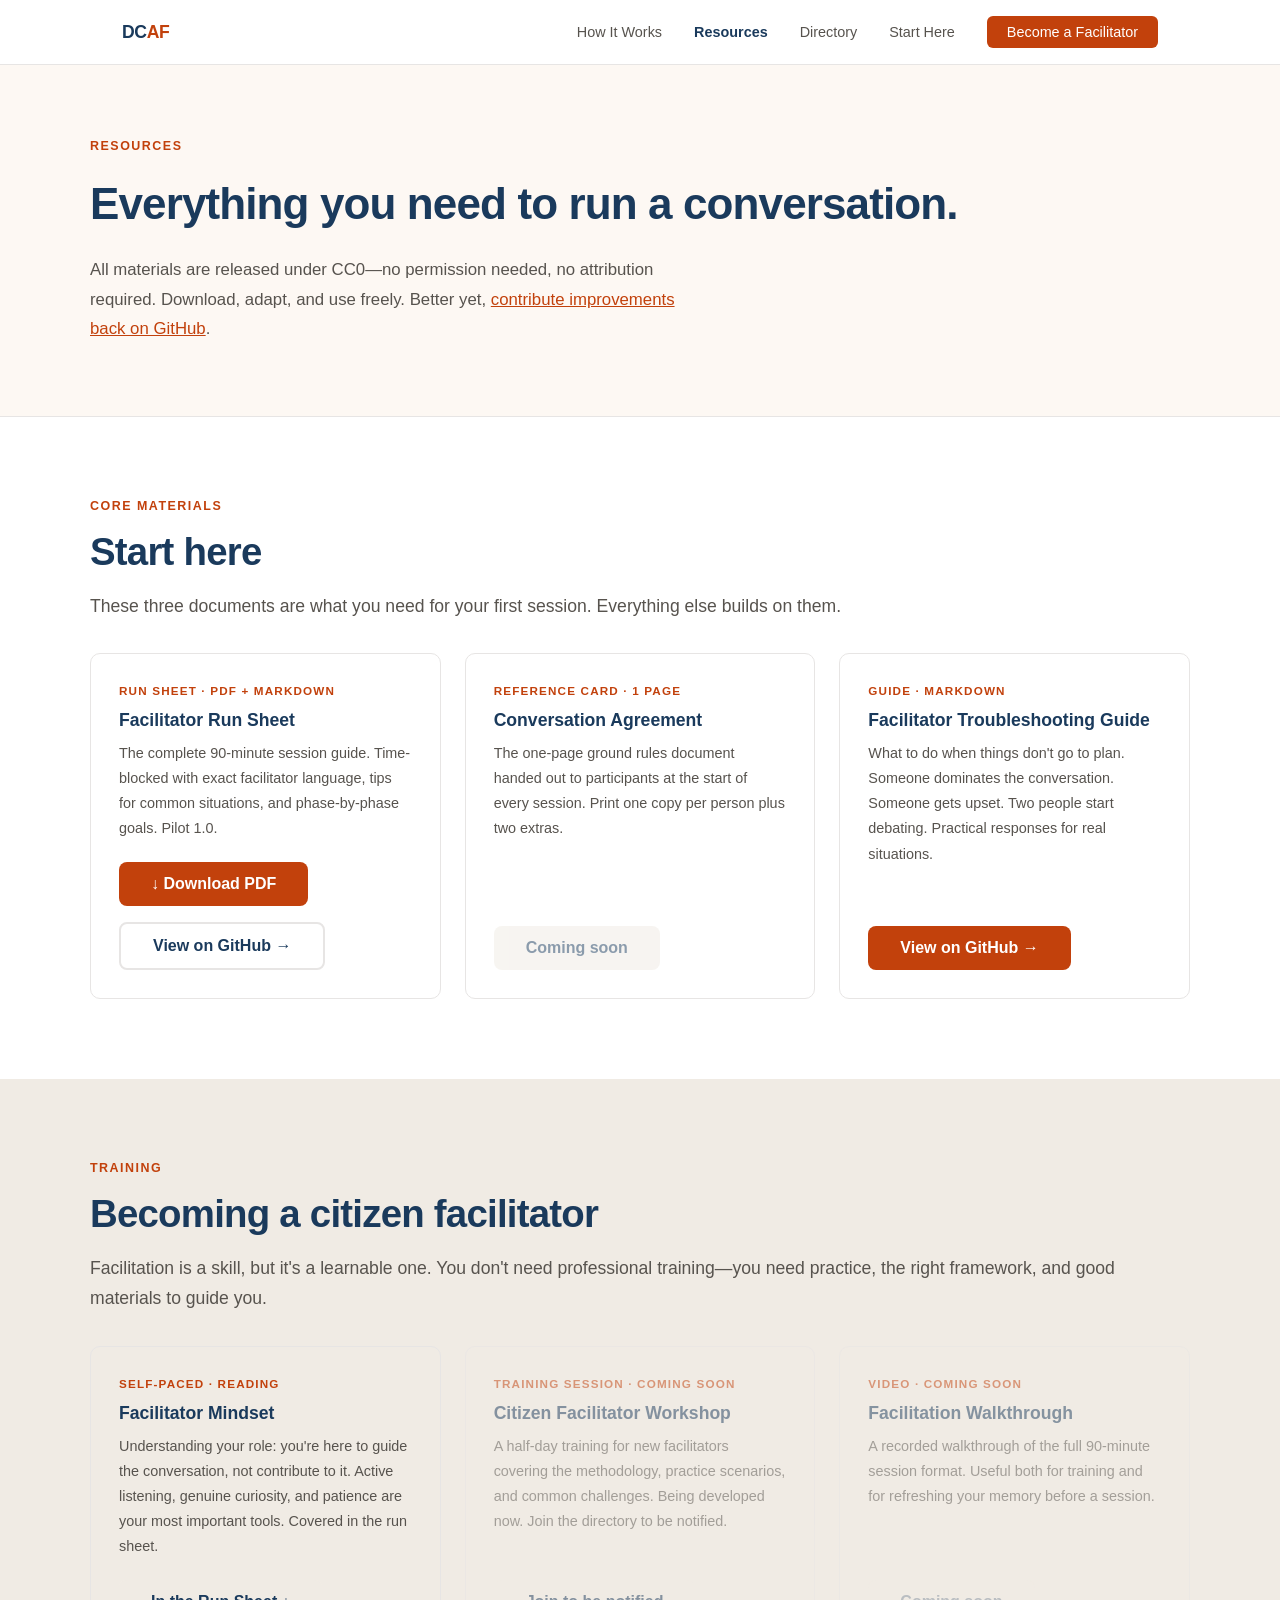
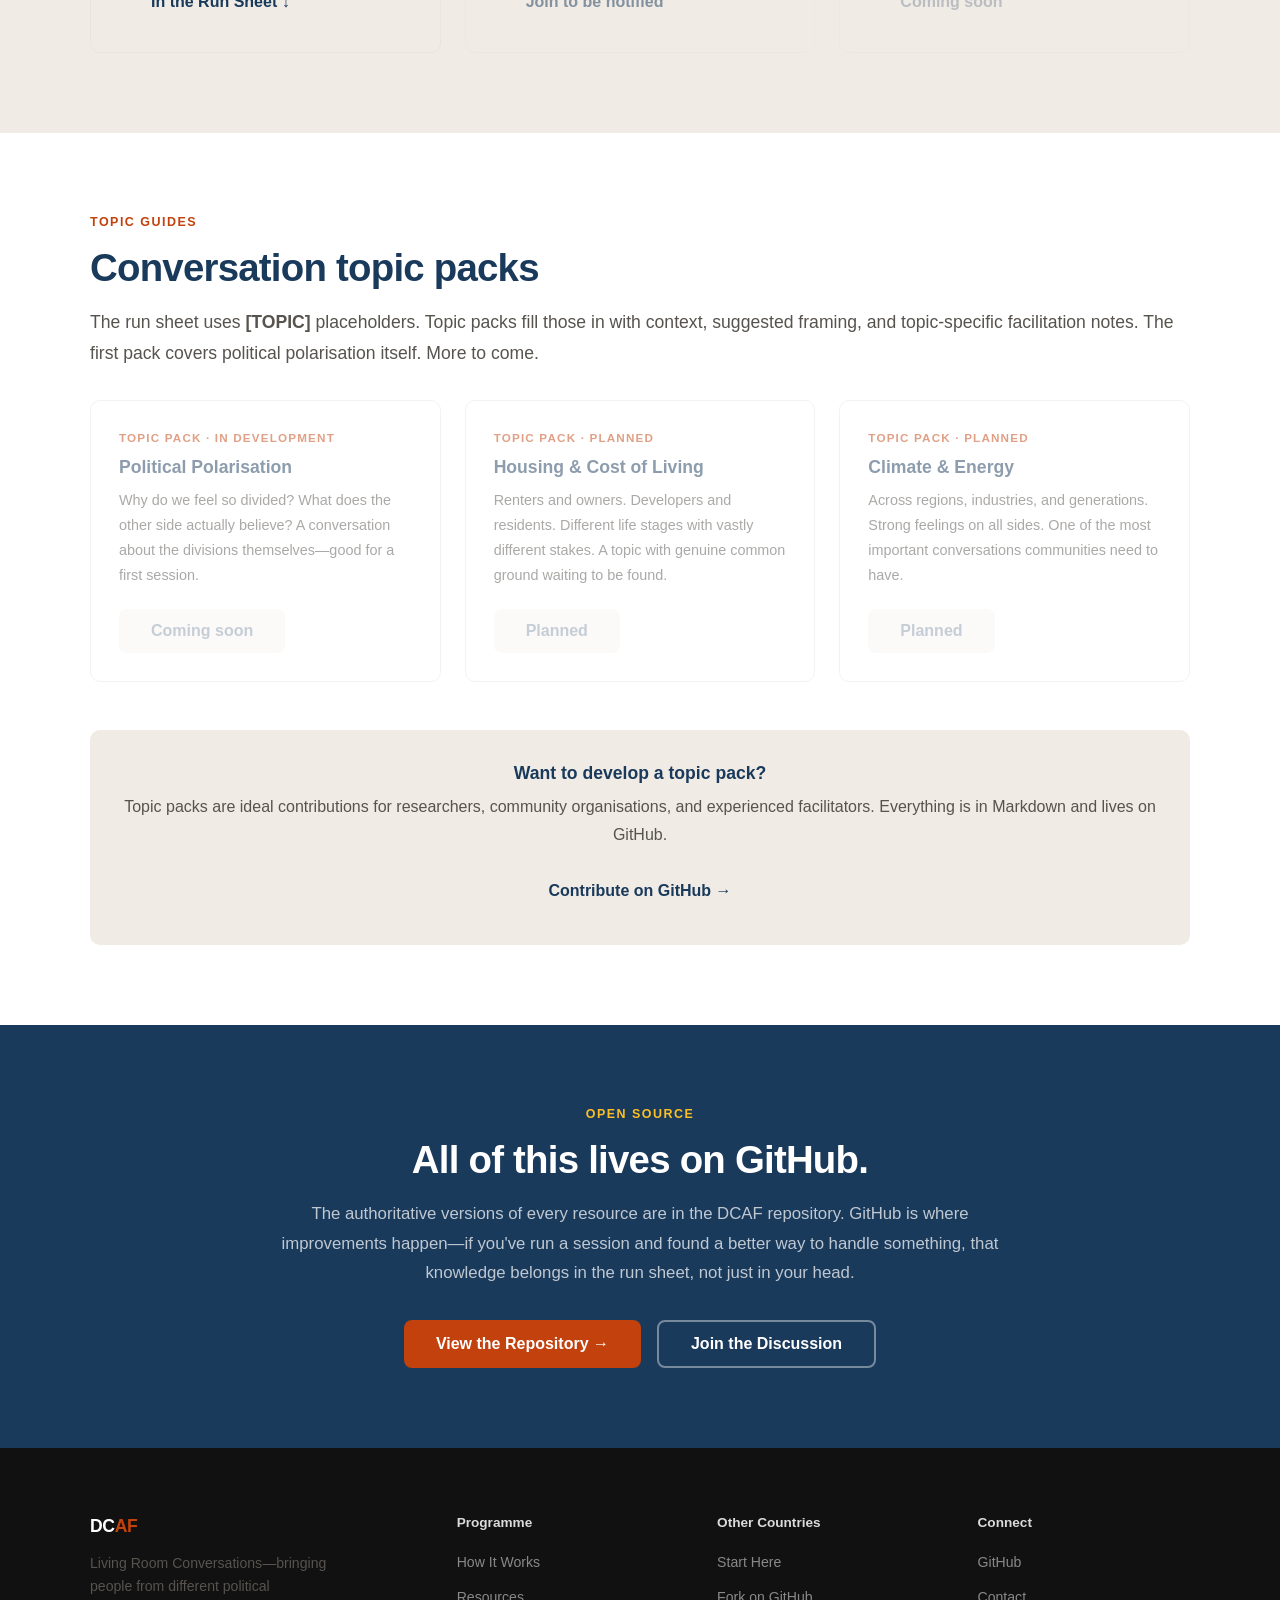
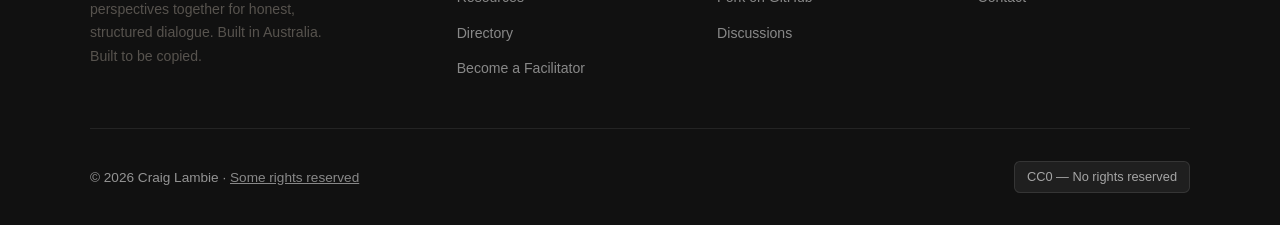
<file: resources.html>
<!DOCTYPE html>
<html lang="en">
<head>
  <meta charset="UTF-8">
  <meta name="viewport" content="width=device-width, initial-scale=1.0">
  <title>Resources — DCAF · Democratic Civil Access Framework</title>
  <meta name="description" content="Free resources for running Living Room Conversations: run sheets, training guides, conversation agreements. From the Democratic Civil Access Framework. CC0—take and use without restriction.">
  <link rel="stylesheet" href="css/style.css">
</head>
<body>

<nav>
  <div class="nav-inner">
    <a href="index.html" class="nav-logo">DC<span>AF</span></a>
    <button class="nav-hamburger" aria-label="Open menu" onclick="document.querySelector('.nav-links').classList.toggle('open')">☰</button>
    <ul class="nav-links">
      <li><a href="index.html#how-it-works">How It Works</a></li>
      <li><a href="resources.html" style="color: var(--navy); font-weight: 600;">Resources</a></li>
      <li><a href="directory.html">Directory</a></li>
      <li><a href="start-here.html">Start Here</a></li>
      <li><a href="directory.html#join" class="nav-cta">Become a Facilitator</a></li>
    </ul>
  </div>
</nav>

<div class="page-hero">
  <div class="container">
    <span class="label">Resources</span>
    <h1>Everything you need to run a conversation.</h1>
    <p>All materials are released under CC0—no permission needed, no attribution required. Download, adapt, and use freely. Better yet, <a href="https://github.com/cclambie/DCAF" target="_blank" rel="noopener" style="color: var(--rust);">contribute improvements back on GitHub</a>.</p>
  </div>
</div>

<!-- CORE MATERIALS -->
<section>
  <div class="container">
    <span class="label">Core Materials</span>
    <h2>Start here</h2>
    <p class="lead mt-2">These three documents are what you need for your first session. Everything else builds on them.</p>

    <div class="resources-grid mt-4">

      <div class="resource-card">
        <div class="resource-type">Run Sheet · PDF + Markdown</div>
        <h3>Facilitator Run Sheet</h3>
        <p>The complete 90-minute session guide. Time-blocked with exact facilitator language, tips for common situations, and phase-by-phase goals. Pilot 1.0.</p>
        <a href="living_room_conversation_runsheet.pdf" class="btn btn-primary" download>↓ Download PDF</a>
        <a href="https://github.com/cclambie/DCAF/blob/main/living-room-conversations/run-sheet.md" class="btn btn-ghost mt-2" target="_blank" rel="noopener" style="margin-top: 0.5rem;">View on GitHub →</a>
      </div>

      <div class="resource-card">
        <div class="resource-type">Reference Card · 1 Page</div>
        <h3>Conversation Agreement</h3>
        <p>The one-page ground rules document handed out to participants at the start of every session. Print one copy per person plus two extras.</p>
        <span class="btn btn-secondary" style="opacity:0.5; cursor:default;">Coming soon</span>
      </div>

      <div class="resource-card">
        <div class="resource-type">Guide · Markdown</div>
        <h3>Facilitator Troubleshooting Guide</h3>
        <p>What to do when things don't go to plan. Someone dominates the conversation. Someone gets upset. Two people start debating. Practical responses for real situations.</p>
        <a href="https://github.com/cclambie/DCAF/blob/main/living-room-conversations/Facilitator-Troubleshooting-Guide.md" class="btn btn-primary" target="_blank" rel="noopener">View on GitHub →</a>
      </div>

    </div>
  </div>
</section>

<!-- TRAINING -->
<section style="background: var(--soft);">
  <div class="container">
    <span class="label">Training</span>
    <h2>Becoming a citizen facilitator</h2>
    <p class="lead mt-2">Facilitation is a skill, but it's a learnable one. You don't need professional training—you need practice, the right framework, and good materials to guide you.</p>

    <div class="resources-grid mt-4">

      <div class="resource-card">
        <div class="resource-type">Self-paced · Reading</div>
        <h3>Facilitator Mindset</h3>
        <p>Understanding your role: you're here to guide the conversation, not contribute to it. Active listening, genuine curiosity, and patience are your most important tools. Covered in the run sheet.</p>
        <a href="living_room_conversation_runsheet.pdf" class="btn btn-secondary" download>In the Run Sheet ↓</a>
      </div>

      <div class="resource-card resource-coming">
        <div class="resource-type">Training Session · Coming Soon</div>
        <h3>Citizen Facilitator Workshop</h3>
        <p>A half-day training for new facilitators covering the methodology, practice scenarios, and common challenges. Being developed now. Join the directory to be notified.</p>
        <a href="directory.html#join" class="btn btn-secondary">Join to be notified</a>
      </div>

      <div class="resource-card resource-coming">
        <div class="resource-type">Video · Coming Soon</div>
        <h3>Facilitation Walkthrough</h3>
        <p>A recorded walkthrough of the full 90-minute session format. Useful both for training and for refreshing your memory before a session.</p>
        <span class="btn btn-secondary" style="opacity:0.5; cursor:default;">Coming soon</span>
      </div>

    </div>
  </div>
</section>

<!-- TOPIC GUIDES -->
<section>
  <div class="container">
    <span class="label">Topic Guides</span>
    <h2>Conversation topic packs</h2>
    <p class="lead mt-2">The run sheet uses <strong>[TOPIC]</strong> placeholders. Topic packs fill those in with context, suggested framing, and topic-specific facilitation notes. The first pack covers political polarisation itself. More to come.</p>

    <div class="resources-grid mt-4">

      <div class="resource-card resource-coming">
        <div class="resource-type">Topic Pack · In Development</div>
        <h3>Political Polarisation</h3>
        <p>Why do we feel so divided? What does the other side actually believe? A conversation about the divisions themselves—good for a first session.</p>
        <span class="btn btn-secondary" style="opacity:0.5; cursor:default;">Coming soon</span>
      </div>

      <div class="resource-card resource-coming">
        <div class="resource-type">Topic Pack · Planned</div>
        <h3>Housing &amp; Cost of Living</h3>
        <p>Renters and owners. Developers and residents. Different life stages with vastly different stakes. A topic with genuine common ground waiting to be found.</p>
        <span class="btn btn-secondary" style="opacity:0.5; cursor:default;">Planned</span>
      </div>

      <div class="resource-card resource-coming">
        <div class="resource-type">Topic Pack · Planned</div>
        <h3>Climate &amp; Energy</h3>
        <p>Across regions, industries, and generations. Strong feelings on all sides. One of the most important conversations communities need to have.</p>
        <span class="btn btn-secondary" style="opacity:0.5; cursor:default;">Planned</span>
      </div>

    </div>

    <div class="callout mt-6" style="text-align: center;">
      <h3>Want to develop a topic pack?</h3>
      <p style="margin-top: 0.5rem; margin-bottom: 1.25rem;">Topic packs are ideal contributions for researchers, community organisations, and experienced facilitators. Everything is in Markdown and lives on GitHub.</p>
      <a href="https://github.com/cclambie/DCAF" class="btn btn-secondary" target="_blank" rel="noopener">Contribute on GitHub →</a>
    </div>
  </div>
</section>

<!-- GITHUB NOTE -->
<section style="background: var(--navy); color: var(--white);">
  <div class="container-narrow text-center">
    <span class="label" style="color: var(--amber);">Open Source</span>
    <h2 style="color: var(--white);">All of this lives on GitHub.</h2>
    <p style="color: rgba(255,255,255,0.72); margin-top: 1rem; font-size: 1.05rem;">The authoritative versions of every resource are in the DCAF repository. GitHub is where improvements happen—if you've run a session and found a better way to handle something, that knowledge belongs in the run sheet, not just in your head.</p>
    <div class="btn-group mt-4">
      <a href="https://github.com/cclambie/DCAF" class="btn btn-primary" target="_blank" rel="noopener">View the Repository →</a>
      <a href="https://github.com/cclambie/DCAF/issues" class="btn btn-outline" target="_blank" rel="noopener">Join the Discussion</a>
    </div>
  </div>
</section>

<footer>
  <div class="footer-inner">
    <div class="footer-top">
      <div class="footer-brand">
        <a href="index.html" class="nav-logo logo">DC<span style="color:#c2410c;">AF</span></a>
        <p>Living Room Conversations—bringing people from different political perspectives together for honest, structured dialogue. Built in Australia. Built to be copied.</p>
      </div>
      <div class="footer-col">
        <h4>Programme</h4>
        <ul>
          <li><a href="index.html#how-it-works">How It Works</a></li>
          <li><a href="resources.html">Resources</a></li>
          <li><a href="directory.html">Directory</a></li>
          <li><a href="directory.html#join">Become a Facilitator</a></li>
        </ul>
      </div>
      <div class="footer-col">
        <h4>Other Countries</h4>
        <ul>
          <li><a href="start-here.html">Start Here</a></li>
          <li><a href="https://github.com/cclambie/DCAF" target="_blank" rel="noopener">Fork on GitHub</a></li>
          <li><a href="https://github.com/cclambie/DCAF/issues" target="_blank" rel="noopener">Discussions</a></li>
        </ul>
      </div>
      <div class="footer-col">
        <h4>Connect</h4>
        <ul>
          <li><a href="https://github.com/cclambie/DCAF" target="_blank" rel="noopener">GitHub</a></li>
          <li><a href="mailto:dcaf@craiglambie.com">Contact</a></li>
        </ul>
      </div>
    </div>
    <div class="footer-bottom">
      <span>© 2026 Craig Lambie · <a href="https://creativecommons.org/licenses/by/4.0/" target="_blank" rel="noopener" style="color:rgba(255,255,255,0.5);">Some rights reserved</a></span>
      <a href="https://creativecommons.org/publicdomain/zero/1.0/" class="cc-badge" target="_blank" rel="noopener">CC0 — No rights reserved</a>
    </div>
  </div>
</footer>

</body>
</html>
</file>
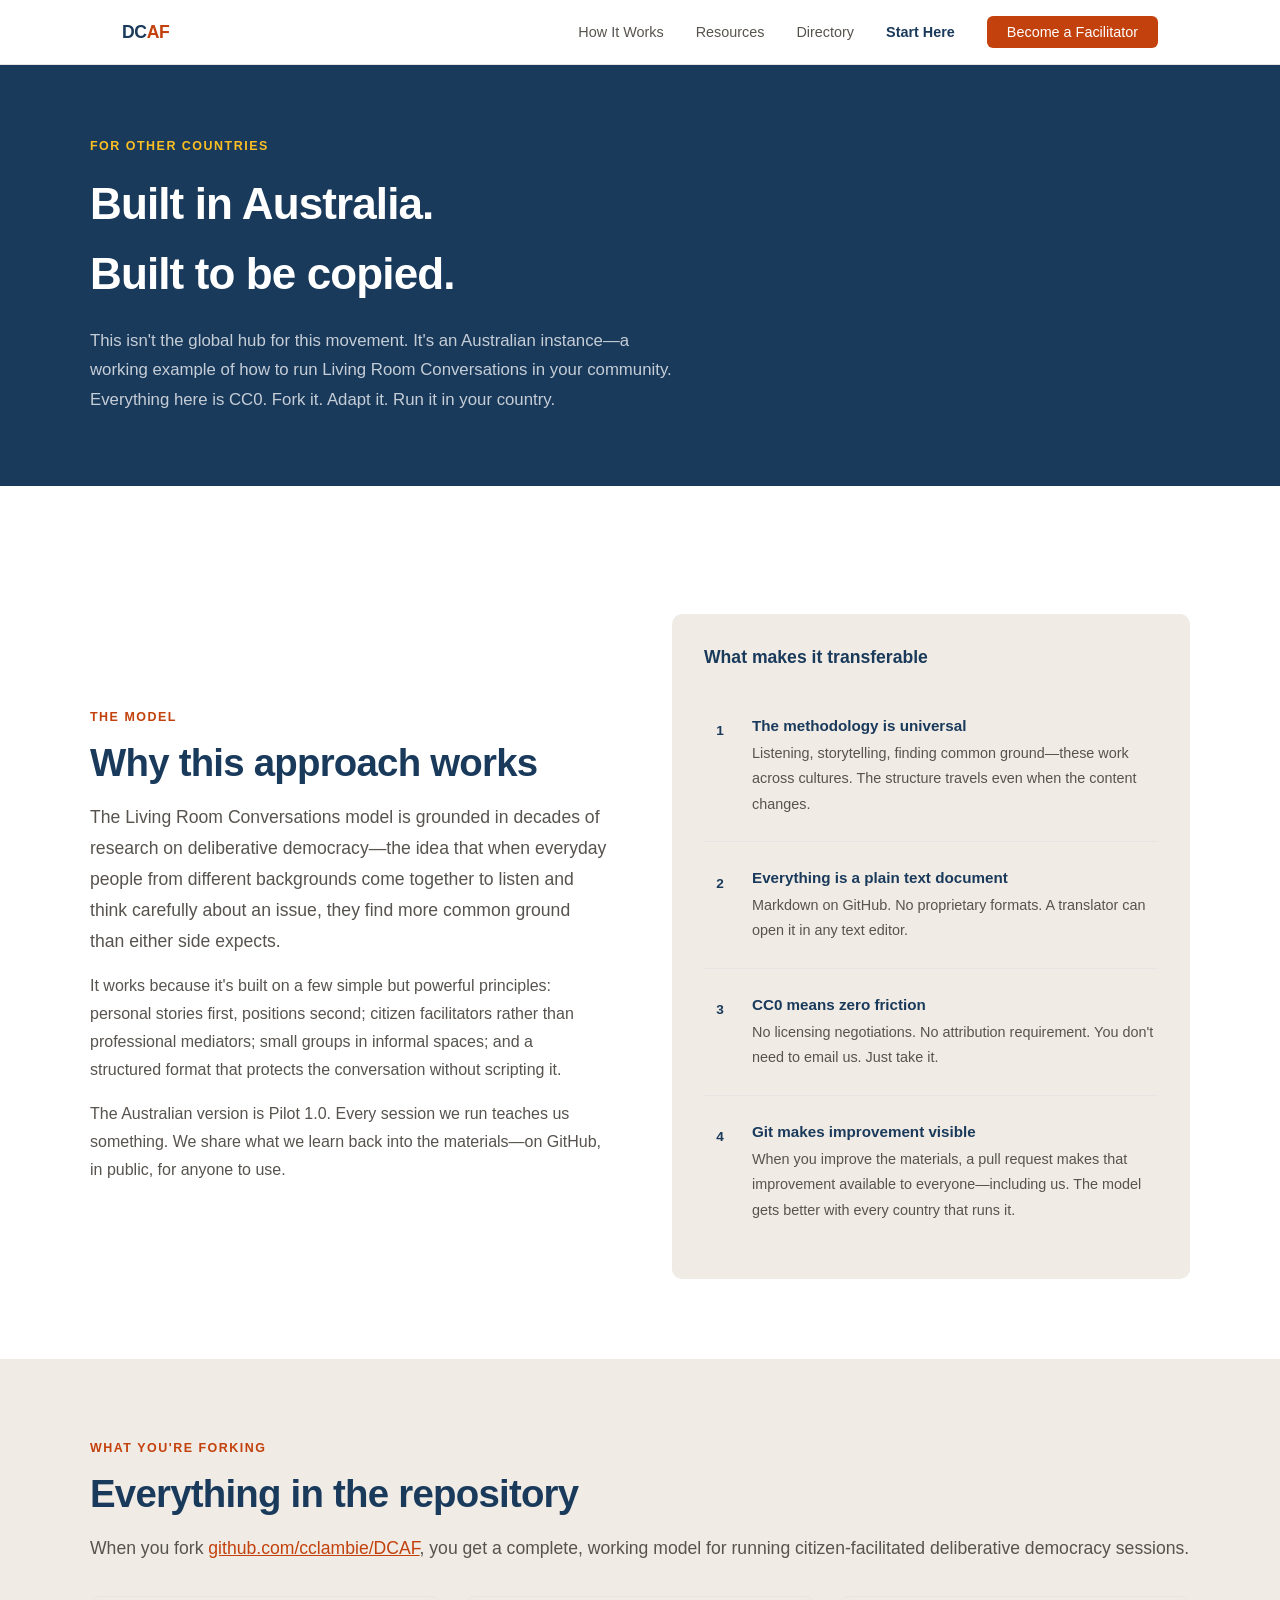
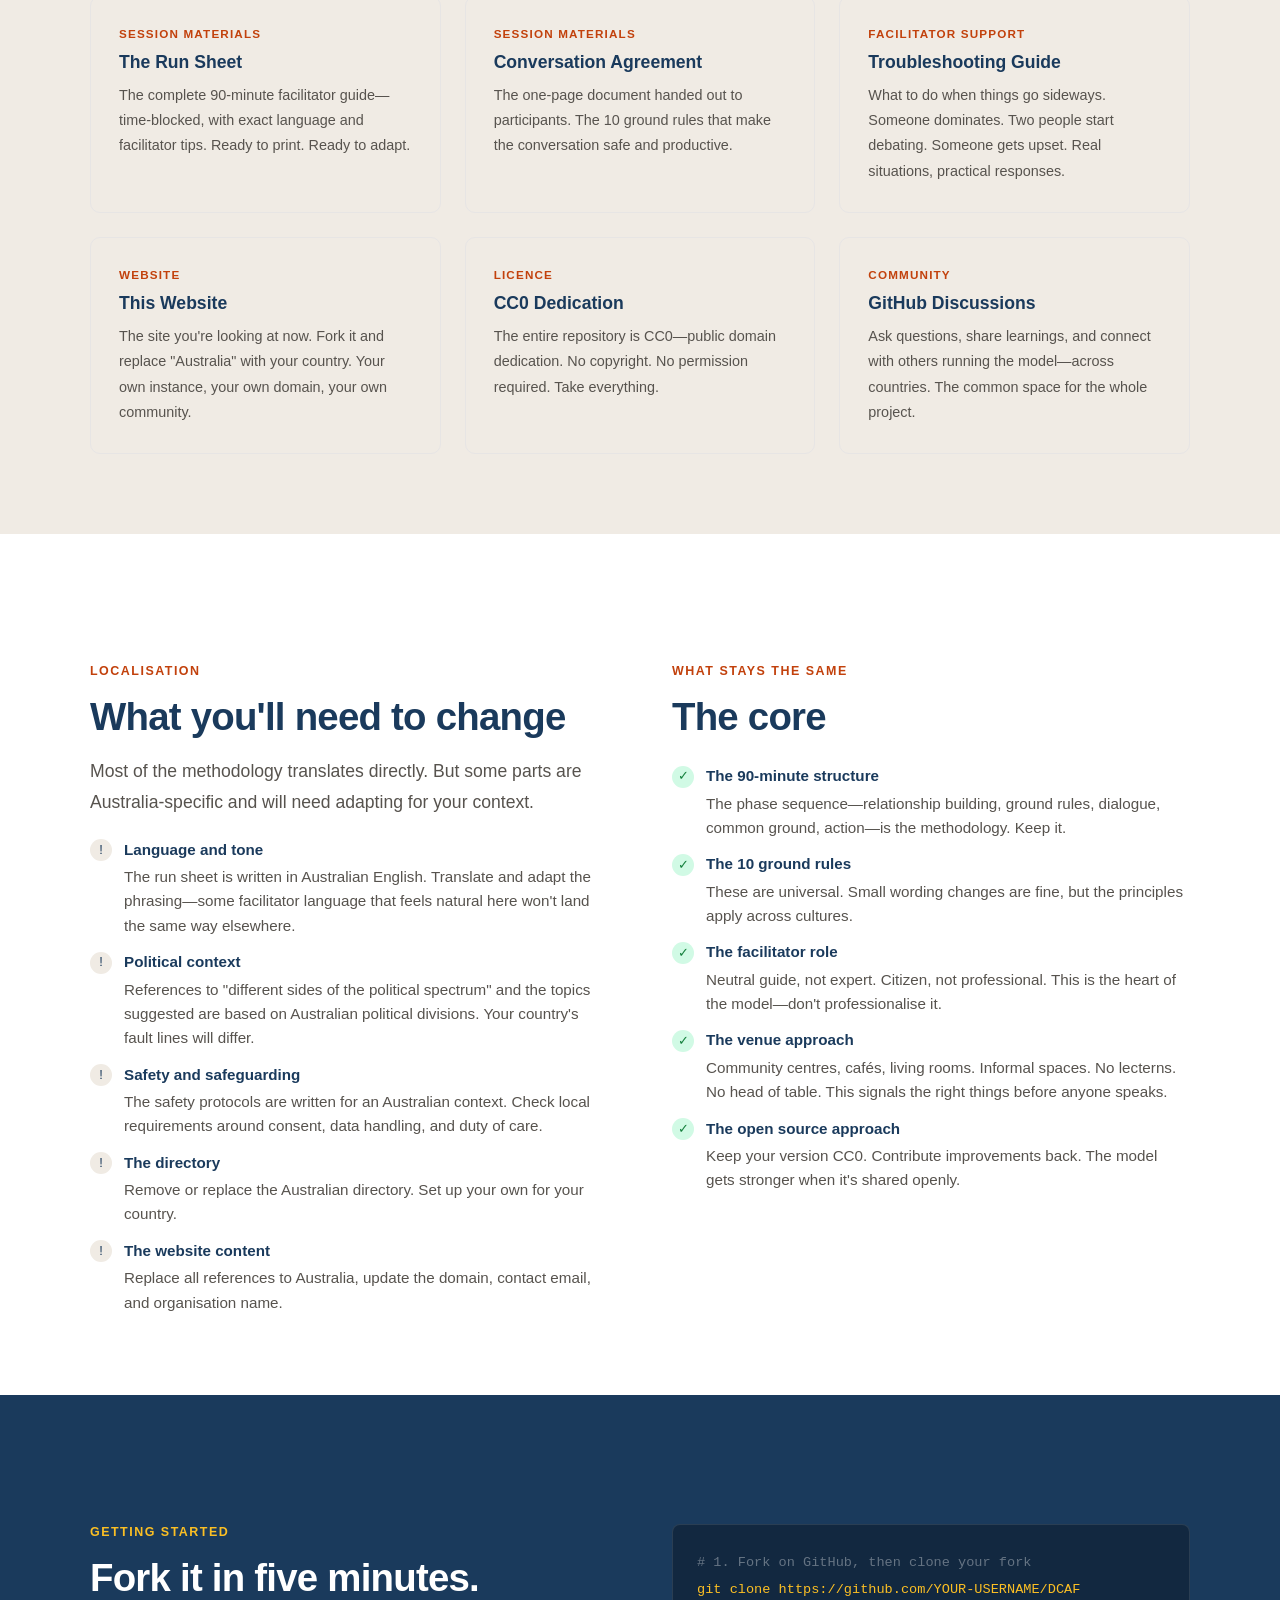
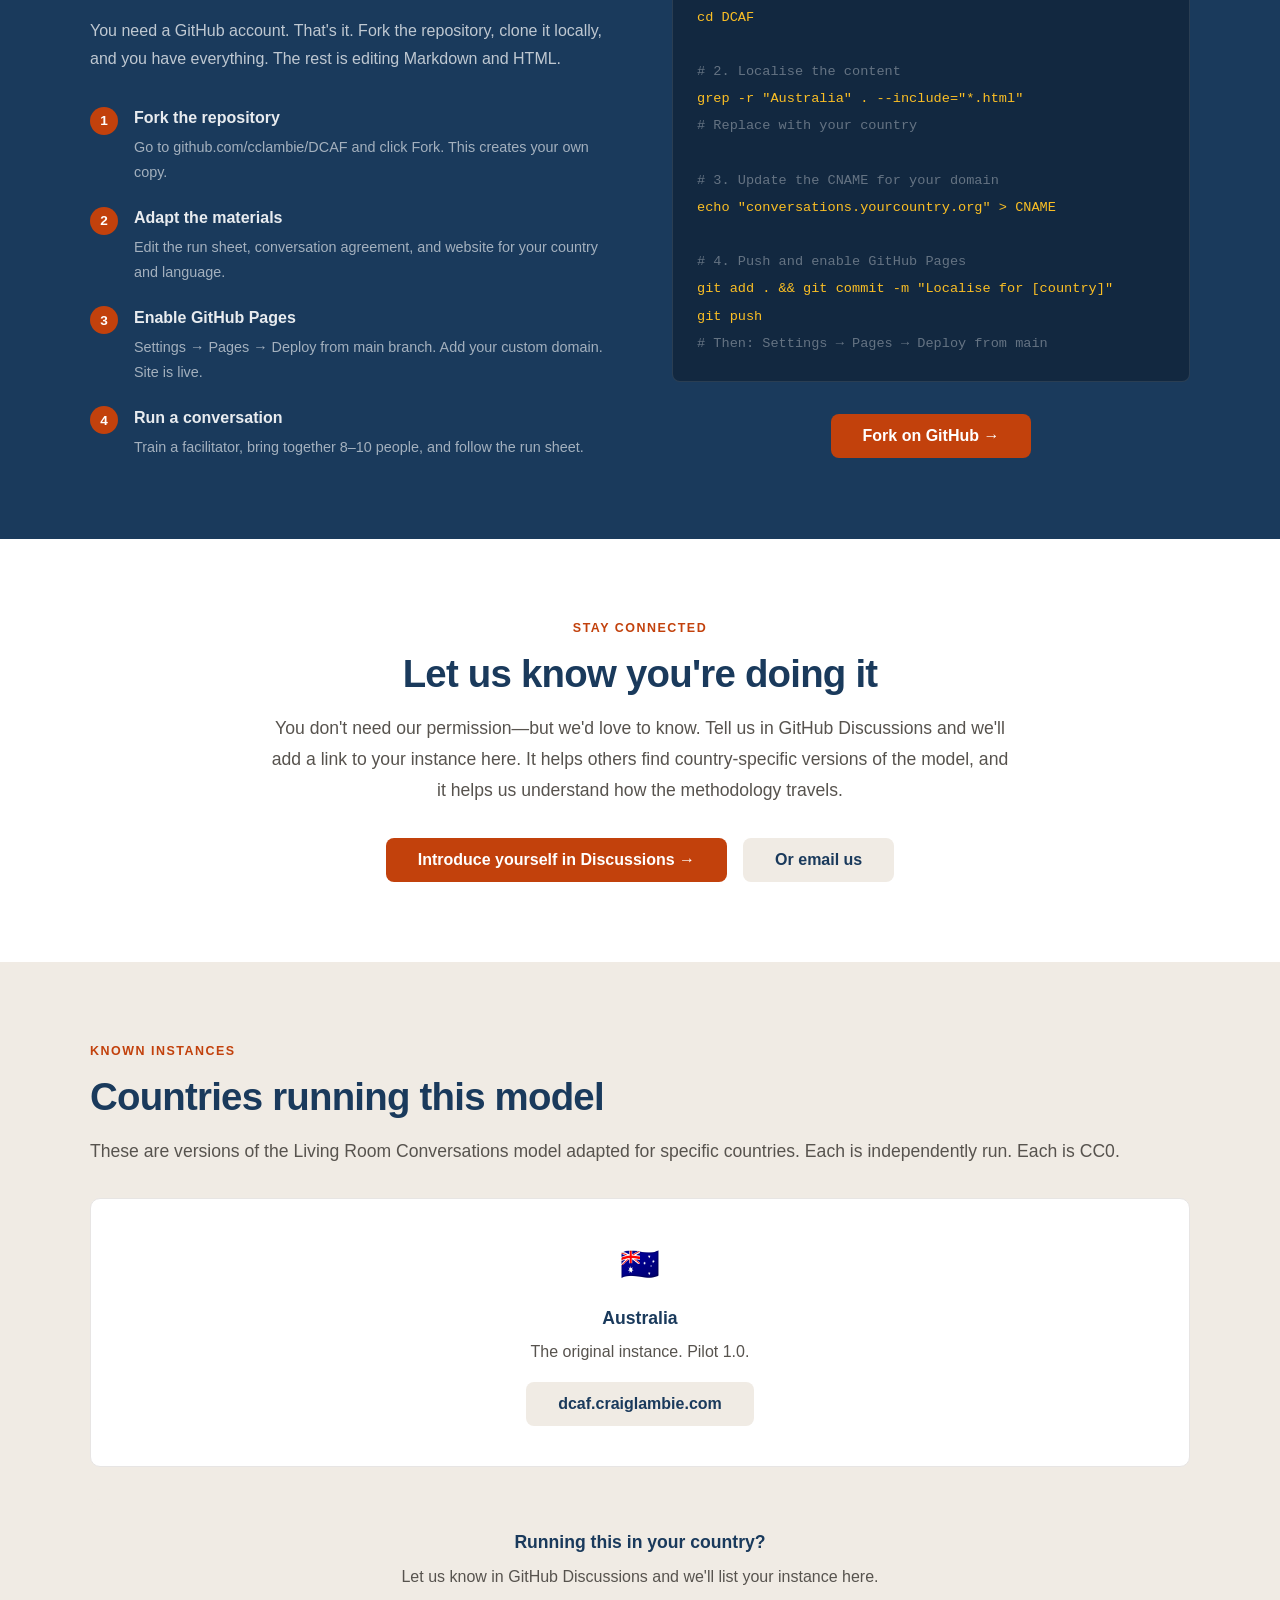
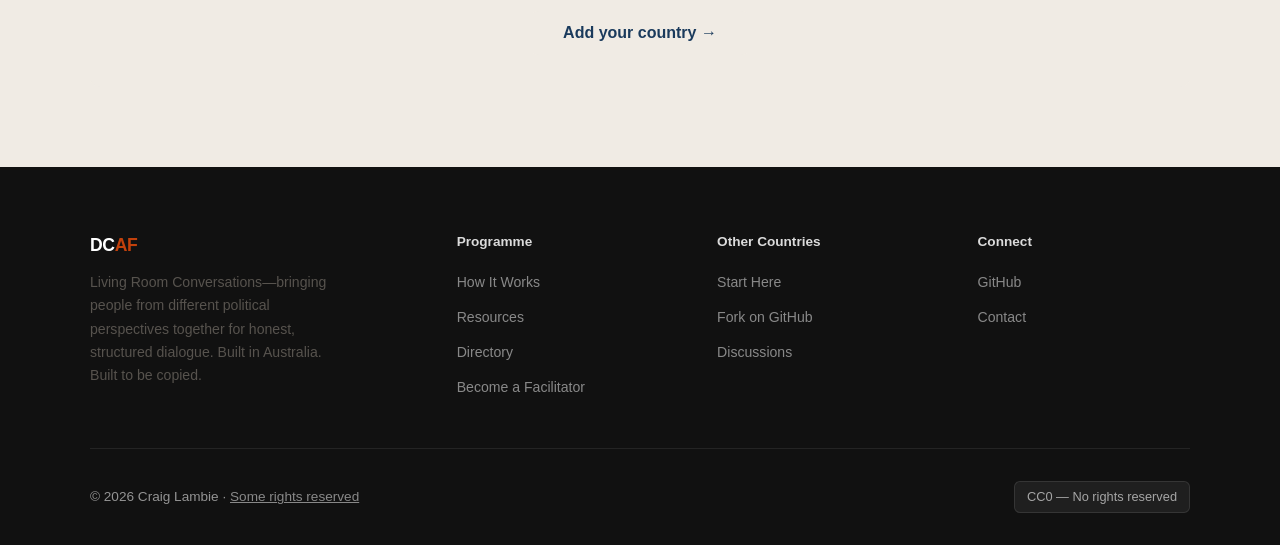
<file: start-here.html>
<!DOCTYPE html>
<html lang="en">
<head>
  <meta charset="UTF-8">
  <meta name="viewport" content="width=device-width, initial-scale=1.0">
  <title>Start This in Your Country — DCAF · Democratic Civil Access Framework</title>
  <meta name="description" content="Everything you need to copy the Living Room Conversations model for your country. A Democratic Civil Access Framework initiative. CC0—fork the GitHub repo and make it yours.">
  <link rel="stylesheet" href="css/style.css">
</head>
<body>

<nav>
  <div class="nav-inner">
    <a href="index.html" class="nav-logo">DC<span>AF</span></a>
    <button class="nav-hamburger" aria-label="Open menu" onclick="document.querySelector('.nav-links').classList.toggle('open')">☰</button>
    <ul class="nav-links">
      <li><a href="index.html#how-it-works">How It Works</a></li>
      <li><a href="resources.html">Resources</a></li>
      <li><a href="directory.html">Directory</a></li>
      <li><a href="start-here.html" style="color: var(--navy); font-weight: 600;">Start Here</a></li>
      <li><a href="directory.html#join" class="nav-cta">Become a Facilitator</a></li>
    </ul>
  </div>
</nav>

<div class="page-hero" style="background: var(--navy); border-bottom: none;">
  <div class="container">
    <span class="label" style="color: var(--amber);">For Other Countries</span>
    <h1 style="color: var(--white);">Built in Australia.<br>Built to be copied.</h1>
    <p style="color: rgba(255,255,255,0.75);">This isn't the global hub for this movement. It's an Australian instance—a working example of how to run Living Room Conversations in your community. Everything here is CC0. Fork it. Adapt it. Run it in your country.</p>
  </div>
</div>

<!-- WHY THIS MODEL -->
<section>
  <div class="container">
    <div class="two-col two-col-center">
      <div>
        <span class="label">The Model</span>
        <h2>Why this approach works</h2>
        <p class="lead mt-2">The Living Room Conversations model is grounded in decades of research on deliberative democracy—the idea that when everyday people from different backgrounds come together to listen and think carefully about an issue, they find more common ground than either side expects.</p>
        <p class="mt-2">It works because it's built on a few simple but powerful principles: personal stories first, positions second; citizen facilitators rather than professional mediators; small groups in informal spaces; and a structured format that protects the conversation without scripting it.</p>
        <p class="mt-2">The Australian version is Pilot 1.0. Every session we run teaches us something. We share what we learn back into the materials—on GitHub, in public, for anyone to use.</p>
      </div>
      <div>
        <div class="callout">
          <h3 style="margin-bottom: 1.25rem;">What makes it transferable</h3>
          <div class="feature-row">
            <div class="feature-num">1</div>
            <div>
              <h4>The methodology is universal</h4>
              <p>Listening, storytelling, finding common ground—these work across cultures. The structure travels even when the content changes.</p>
            </div>
          </div>
          <div class="feature-row">
            <div class="feature-num">2</div>
            <div>
              <h4>Everything is a plain text document</h4>
              <p>Markdown on GitHub. No proprietary formats. A translator can open it in any text editor.</p>
            </div>
          </div>
          <div class="feature-row">
            <div class="feature-num">3</div>
            <div>
              <h4>CC0 means zero friction</h4>
              <p>No licensing negotiations. No attribution requirement. You don't need to email us. Just take it.</p>
            </div>
          </div>
          <div class="feature-row">
            <div class="feature-num">4</div>
            <div>
              <h4>Git makes improvement visible</h4>
              <p>When you improve the materials, a pull request makes that improvement available to everyone—including us. The model gets better with every country that runs it.</p>
            </div>
          </div>
        </div>
      </div>
    </div>
  </div>
</section>

<!-- WHAT YOU GET -->
<section style="background: var(--soft);">
  <div class="container">
    <span class="label">What You're Forking</span>
    <h2>Everything in the repository</h2>
    <p class="lead mt-2">When you fork <a href="https://github.com/cclambie/DCAF" style="color: var(--rust);" target="_blank" rel="noopener">github.com/cclambie/DCAF</a>, you get a complete, working model for running citizen-facilitated deliberative democracy sessions.</p>

    <div class="resources-grid mt-4">

      <div class="resource-card">
        <div class="resource-type">Session Materials</div>
        <h3>The Run Sheet</h3>
        <p>The complete 90-minute facilitator guide—time-blocked, with exact language and facilitator tips. Ready to print. Ready to adapt.</p>
      </div>

      <div class="resource-card">
        <div class="resource-type">Session Materials</div>
        <h3>Conversation Agreement</h3>
        <p>The one-page document handed out to participants. The 10 ground rules that make the conversation safe and productive.</p>
      </div>

      <div class="resource-card">
        <div class="resource-type">Facilitator Support</div>
        <h3>Troubleshooting Guide</h3>
        <p>What to do when things go sideways. Someone dominates. Two people start debating. Someone gets upset. Real situations, practical responses.</p>
      </div>

      <div class="resource-card">
        <div class="resource-type">Website</div>
        <h3>This Website</h3>
        <p>The site you're looking at now. Fork it and replace "Australia" with your country. Your own instance, your own domain, your own community.</p>
      </div>

      <div class="resource-card">
        <div class="resource-type">Licence</div>
        <h3>CC0 Dedication</h3>
        <p>The entire repository is CC0—public domain dedication. No copyright. No permission required. Take everything.</p>
      </div>

      <div class="resource-card">
        <div class="resource-type">Community</div>
        <h3>GitHub Discussions</h3>
        <p>Ask questions, share learnings, and connect with others running the model—across countries. The common space for the whole project.</p>
      </div>

    </div>
  </div>
</section>

<!-- WHAT TO LOCALISE -->
<section>
  <div class="container">
    <div class="two-col">
      <div>
        <span class="label">Localisation</span>
        <h2>What you'll need to change</h2>
        <p class="lead mt-2">Most of the methodology translates directly. But some parts are Australia-specific and will need adapting for your context.</p>

        <ul class="checklist mt-4">
          <li>
            <div class="check-icon">!</div>
            <div>
              <strong style="color: var(--navy); display: block; margin-bottom: 0.2rem;">Language and tone</strong>
              The run sheet is written in Australian English. Translate and adapt the phrasing—some facilitator language that feels natural here won't land the same way elsewhere.
            </div>
          </li>
          <li>
            <div class="check-icon">!</div>
            <div>
              <strong style="color: var(--navy); display: block; margin-bottom: 0.2rem;">Political context</strong>
              References to "different sides of the political spectrum" and the topics suggested are based on Australian political divisions. Your country's fault lines will differ.
            </div>
          </li>
          <li>
            <div class="check-icon">!</div>
            <div>
              <strong style="color: var(--navy); display: block; margin-bottom: 0.2rem;">Safety and safeguarding</strong>
              The safety protocols are written for an Australian context. Check local requirements around consent, data handling, and duty of care.
            </div>
          </li>
          <li>
            <div class="check-icon">!</div>
            <div>
              <strong style="color: var(--navy); display: block; margin-bottom: 0.2rem;">The directory</strong>
              Remove or replace the Australian directory. Set up your own for your country.
            </div>
          </li>
          <li>
            <div class="check-icon">!</div>
            <div>
              <strong style="color: var(--navy); display: block; margin-bottom: 0.2rem;">The website content</strong>
              Replace all references to Australia, update the domain, contact email, and organisation name.
            </div>
          </li>
        </ul>
      </div>

      <div>
        <span class="label">What stays the same</span>
        <h2 style="margin-bottom: 1.5rem;">The core</h2>

        <ul class="checklist">
          <li>
            <div class="check-icon" style="background: #d1fae5; color: #15803d;">✓</div>
            <div>
              <strong style="color: var(--navy); display: block; margin-bottom: 0.2rem;">The 90-minute structure</strong>
              The phase sequence—relationship building, ground rules, dialogue, common ground, action—is the methodology. Keep it.
            </div>
          </li>
          <li>
            <div class="check-icon" style="background: #d1fae5; color: #15803d;">✓</div>
            <div>
              <strong style="color: var(--navy); display: block; margin-bottom: 0.2rem;">The 10 ground rules</strong>
              These are universal. Small wording changes are fine, but the principles apply across cultures.
            </div>
          </li>
          <li>
            <div class="check-icon" style="background: #d1fae5; color: #15803d;">✓</div>
            <div>
              <strong style="color: var(--navy); display: block; margin-bottom: 0.2rem;">The facilitator role</strong>
              Neutral guide, not expert. Citizen, not professional. This is the heart of the model—don't professionalise it.
            </div>
          </li>
          <li>
            <div class="check-icon" style="background: #d1fae5; color: #15803d;">✓</div>
            <div>
              <strong style="color: var(--navy); display: block; margin-bottom: 0.2rem;">The venue approach</strong>
              Community centres, cafés, living rooms. Informal spaces. No lecterns. No head of table. This signals the right things before anyone speaks.
            </div>
          </li>
          <li>
            <div class="check-icon" style="background: #d1fae5; color: #15803d;">✓</div>
            <div>
              <strong style="color: var(--navy); display: block; margin-bottom: 0.2rem;">The open source approach</strong>
              Keep your version CC0. Contribute improvements back. The model gets stronger when it's shared openly.
            </div>
          </li>
        </ul>
      </div>
    </div>
  </div>
</section>

<!-- HOW TO FORK -->
<section style="background: var(--navy); color: var(--white);">
  <div class="container">
    <div class="two-col two-col-center">
      <div>
        <span class="label" style="color: var(--amber);">Getting Started</span>
        <h2 style="color: var(--white);">Fork it in five minutes.</h2>
        <p style="color: rgba(255,255,255,0.72); margin-top: 1rem; line-height: 1.75;">You need a GitHub account. That's it. Fork the repository, clone it locally, and you have everything. The rest is editing Markdown and HTML.</p>

        <ul style="list-style: none; margin-top: 2rem; display: flex; flex-direction: column; gap: 1.25rem;">
          <li style="display:flex; gap: 1rem; align-items: flex-start;">
            <div style="width:28px;height:28px;background:var(--rust);border-radius:50%;display:flex;align-items:center;justify-content:center;font-weight:700;font-size:0.85rem;color:var(--white);flex-shrink:0;margin-top:0.1rem;">1</div>
            <div>
              <strong style="color:rgba(255,255,255,0.9);display:block;margin-bottom:0.2rem;">Fork the repository</strong>
              <span style="color:rgba(255,255,255,0.6);font-size:0.9rem;">Go to github.com/cclambie/DCAF and click Fork. This creates your own copy.</span>
            </div>
          </li>
          <li style="display:flex; gap: 1rem; align-items: flex-start;">
            <div style="width:28px;height:28px;background:var(--rust);border-radius:50%;display:flex;align-items:center;justify-content:center;font-weight:700;font-size:0.85rem;color:var(--white);flex-shrink:0;margin-top:0.1rem;">2</div>
            <div>
              <strong style="color:rgba(255,255,255,0.9);display:block;margin-bottom:0.2rem;">Adapt the materials</strong>
              <span style="color:rgba(255,255,255,0.6);font-size:0.9rem;">Edit the run sheet, conversation agreement, and website for your country and language.</span>
            </div>
          </li>
          <li style="display:flex; gap: 1rem; align-items: flex-start;">
            <div style="width:28px;height:28px;background:var(--rust);border-radius:50%;display:flex;align-items:center;justify-content:center;font-weight:700;font-size:0.85rem;color:var(--white);flex-shrink:0;margin-top:0.1rem;">3</div>
            <div>
              <strong style="color:rgba(255,255,255,0.9);display:block;margin-bottom:0.2rem;">Enable GitHub Pages</strong>
              <span style="color:rgba(255,255,255,0.6);font-size:0.9rem;">Settings → Pages → Deploy from main branch. Add your custom domain. Site is live.</span>
            </div>
          </li>
          <li style="display:flex; gap: 1rem; align-items: flex-start;">
            <div style="width:28px;height:28px;background:var(--rust);border-radius:50%;display:flex;align-items:center;justify-content:center;font-weight:700;font-size:0.85rem;color:var(--white);flex-shrink:0;margin-top:0.1rem;">4</div>
            <div>
              <strong style="color:rgba(255,255,255,0.9);display:block;margin-bottom:0.2rem;">Run a conversation</strong>
              <span style="color:rgba(255,255,255,0.6);font-size:0.9rem;">Train a facilitator, bring together 8–10 people, and follow the run sheet.</span>
            </div>
          </li>
        </ul>
      </div>
      <div>
        <div class="code-block">
          <div class="comment"># 1. Fork on GitHub, then clone your fork</div>
          <div class="cmd">git clone https://github.com/YOUR-USERNAME/DCAF</div>
          <div class="cmd">cd DCAF</div>
          <br>
          <div class="comment"># 2. Localise the content</div>
          <div class="cmd">grep -r "Australia" . --include="*.html"</div>
          <div class="comment">#    Replace with your country</div>
          <br>
          <div class="comment"># 3. Update the CNAME for your domain</div>
          <div class="cmd">echo "conversations.yourcountry.org" > CNAME</div>
          <br>
          <div class="comment"># 4. Push and enable GitHub Pages</div>
          <div class="cmd">git add . && git commit -m "Localise for [country]"</div>
          <div class="cmd">git push</div>
          <div class="comment">#    Then: Settings → Pages → Deploy from main</div>
        </div>
        <div class="btn-group mt-4">
          <a href="https://github.com/cclambie/DCAF" class="btn btn-primary" target="_blank" rel="noopener">Fork on GitHub →</a>
        </div>
      </div>
    </div>
  </div>
</section>

<!-- TELL US -->
<section>
  <div class="container-narrow text-center">
    <span class="label">Stay Connected</span>
    <h2>Let us know you're doing it</h2>
    <p class="lead mt-2">You don't need our permission—but we'd love to know. Tell us in GitHub Discussions and we'll add a link to your instance here. It helps others find country-specific versions of the model, and it helps us understand how the methodology travels.</p>
    <div class="btn-group mt-4">
      <a href="https://github.com/cclambie/DCAF/issues" class="btn btn-primary" target="_blank" rel="noopener">Introduce yourself in Discussions →</a>
      <a href="mailto:dcaf@craiglambie.com" class="btn btn-secondary">Or email us</a>
    </div>
  </div>
</section>

<!-- INSTANCES -->
<section style="background: var(--soft);">
  <div class="container">
    <span class="label">Known Instances</span>
    <h2>Countries running this model</h2>
    <p class="lead mt-2">These are versions of the Living Room Conversations model adapted for specific countries. Each is independently run. Each is CC0.</p>

    <div style="border: 1px solid var(--border); border-radius: var(--r); padding: 2.5rem; background: var(--white); text-align: center; margin-top: 2rem;">
      <div style="font-size: 2rem; margin-bottom: 1rem;">🇦🇺</div>
      <h3>Australia</h3>
      <p style="margin-bottom: 1rem;">The original instance. Pilot 1.0.</p>
      <a href="index.html" class="btn btn-secondary">dcaf.craiglambie.com</a>
    </div>

    <div class="callout mt-4" style="text-align: center;">
      <h3>Running this in your country?</h3>
      <p style="margin-top: 0.5rem; margin-bottom: 1.25rem;">Let us know in GitHub Discussions and we'll list your instance here.</p>
      <a href="https://github.com/cclambie/DCAF/issues" class="btn btn-secondary" target="_blank" rel="noopener">Add your country →</a>
    </div>
  </div>
</section>

<footer>
  <div class="footer-inner">
    <div class="footer-top">
      <div class="footer-brand">
        <a href="index.html" class="nav-logo logo">DC<span style="color:#c2410c;">AF</span></a>
        <p>Living Room Conversations—bringing people from different political perspectives together for honest, structured dialogue. Built in Australia. Built to be copied.</p>
      </div>
      <div class="footer-col">
        <h4>Programme</h4>
        <ul>
          <li><a href="index.html#how-it-works">How It Works</a></li>
          <li><a href="resources.html">Resources</a></li>
          <li><a href="directory.html">Directory</a></li>
          <li><a href="directory.html#join">Become a Facilitator</a></li>
        </ul>
      </div>
      <div class="footer-col">
        <h4>Other Countries</h4>
        <ul>
          <li><a href="start-here.html">Start Here</a></li>
          <li><a href="https://github.com/cclambie/DCAF" target="_blank" rel="noopener">Fork on GitHub</a></li>
          <li><a href="https://github.com/cclambie/DCAF/issues" target="_blank" rel="noopener">Discussions</a></li>
        </ul>
      </div>
      <div class="footer-col">
        <h4>Connect</h4>
        <ul>
          <li><a href="https://github.com/cclambie/DCAF" target="_blank" rel="noopener">GitHub</a></li>
          <li><a href="mailto:dcaf@craiglambie.com">Contact</a></li>
        </ul>
      </div>
    </div>
    <div class="footer-bottom">
      <span>© 2026 Craig Lambie · <a href="https://creativecommons.org/licenses/by/4.0/" target="_blank" rel="noopener" style="color:rgba(255,255,255,0.5);">Some rights reserved</a></span>
      <a href="https://creativecommons.org/publicdomain/zero/1.0/" class="cc-badge" target="_blank" rel="noopener">CC0 — No rights reserved</a>
    </div>
  </div>
</footer>

</body>
</html>
</file>
<file: css/style.css>
/* DCAF — Living Room Conversations
   dcaf.craiglambie.com
   CC0 — No rights reserved */

*, *::before, *::after { box-sizing: border-box; margin: 0; padding: 0; }

:root {
  --navy:   #1a3a5c;
  --rust:   #c2410c;
  --amber:  #fbbf24;
  --cream:  #fdf8f3;
  --soft:   #f0ebe4;
  --white:  #ffffff;
  --text:   #1c1917;
  --muted:  #57534e;
  --border: #e7e5e4;
  --r:      10px;
  --font:   -apple-system, BlinkMacSystemFont, 'Segoe UI', Roboto, 'Helvetica Neue', Arial, sans-serif;
}

html { scroll-behavior: smooth; }
body {
  font-family: var(--font);
  color: var(--text);
  background: var(--white);
  line-height: 1.6;
  font-size: 16px;
  -webkit-font-smoothing: antialiased;
}

/* ── NAV ──────────────────────────────────────────── */
nav {
  position: sticky; top: 0; z-index: 100;
  background: var(--white);
  border-bottom: 1px solid var(--border);
}
.nav-inner {
  max-width: 1100px; margin: 0 auto; padding: 0 2rem;
  height: 64px; display: flex; align-items: center; justify-content: space-between; gap: 2rem;
}
.nav-logo {
  font-weight: 800; font-size: 1.1rem; color: var(--navy);
  text-decoration: none; letter-spacing: -0.02em; flex-shrink: 0;
}
.nav-logo span { color: var(--rust); }
.nav-links { display: flex; align-items: center; gap: 2rem; list-style: none; }
.nav-links a {
  color: var(--muted); text-decoration: none; font-size: 0.9rem;
  font-weight: 500; white-space: nowrap; transition: color 0.15s;
}
.nav-links a:hover { color: var(--navy); }
.nav-cta { background: var(--rust); color: var(--white) !important; padding: 0.5rem 1.25rem; border-radius: 6px; }
.nav-cta:hover { background: #9a3309 !important; }

.nav-hamburger {
  display: none; cursor: pointer; font-size: 1.4rem; color: var(--navy);
  background: none; border: none; padding: 0.25rem;
}

/* ── LAYOUT ───────────────────────────────────────── */
.container        { max-width: 1100px; margin: 0 auto; }
.container-narrow { max-width: 740px;  margin: 0 auto; }
section { padding: 5rem 2rem; }

/* ── HERO ─────────────────────────────────────────── */
.hero {
  background: var(--navy); color: var(--white);
  padding: 7rem 2rem 6rem; text-align: center;
}
.hero-tag {
  display: inline-block;
  background: rgba(255,255,255,0.1); border: 1px solid rgba(255,255,255,0.2);
  color: rgba(255,255,255,0.9); font-size: 0.8rem; font-weight: 600;
  letter-spacing: 0.1em; text-transform: uppercase;
  padding: 0.35rem 1rem; border-radius: 100px; margin-bottom: 2rem;
}
.hero h1 {
  font-size: clamp(2.2rem, 5vw, 3.75rem); font-weight: 800;
  line-height: 1.1; letter-spacing: -0.03em;
  max-width: 820px; margin: 0 auto 1.5rem;
}
.hero h1 em { color: var(--amber); font-style: normal; }
.hero p {
  font-size: clamp(1rem, 2vw, 1.2rem); color: rgba(255,255,255,0.78);
  max-width: 580px; margin: 0 auto 2.5rem; line-height: 1.75;
}

/* ── BUTTONS ──────────────────────────────────────── */
.btn-group { display: flex; gap: 1rem; justify-content: center; flex-wrap: wrap; }
.btn {
  display: inline-flex; align-items: center; gap: 0.5rem;
  padding: 0.875rem 2rem; border-radius: 8px; font-weight: 600;
  font-size: 1rem; text-decoration: none; transition: all 0.15s;
  cursor: pointer; border: none; line-height: 1;
}
.btn-primary  { background: var(--rust); color: var(--white); }
.btn-primary:hover  { background: #9a3309; transform: translateY(-1px); }
.btn-outline  { background: transparent; color: var(--white); border: 2px solid rgba(255,255,255,0.4); }
.btn-outline:hover  { border-color: rgba(255,255,255,0.8); background: rgba(255,255,255,0.08); }
.btn-secondary { background: var(--soft); color: var(--navy); }
.btn-secondary:hover { background: var(--border); }
.btn-ghost { background: transparent; color: var(--navy); border: 2px solid var(--border); }
.btn-ghost:hover { border-color: var(--navy); }

/* ── TYPOGRAPHY ───────────────────────────────────── */
.label {
  font-size: 0.78rem; font-weight: 700; letter-spacing: 0.12em;
  text-transform: uppercase; color: var(--rust); margin-bottom: 0.75rem; display: block;
}
h2 {
  font-size: clamp(1.75rem, 3vw, 2.4rem); font-weight: 700;
  letter-spacing: -0.02em; line-height: 1.2; color: var(--navy);
}
h3 { font-size: 1.1rem; font-weight: 600; color: var(--navy); margin-bottom: 0.5rem; line-height: 1.35; }
h4 { font-size: 0.95rem; font-weight: 600; color: var(--navy); margin-bottom: 0.3rem; }
p  { color: var(--muted); line-height: 1.75; }
.lead { font-size: 1.1rem; color: var(--muted); line-height: 1.75; margin-top: 1rem; }

.mt-1 { margin-top: 0.5rem; }
.mt-2 { margin-top: 1rem; }
.mt-3 { margin-top: 1.5rem; }
.mt-4 { margin-top: 2rem; }
.mt-6 { margin-top: 3rem; }
.text-center { text-align: center; }
.divider { height: 1px; background: var(--border); margin: 3rem 0; }

/* ── PROBLEM SECTION ──────────────────────────────── */
.problem { background: var(--soft); }
.two-col {
  display: grid; grid-template-columns: 1fr 1fr;
  gap: 4rem; align-items: start; margin-top: 3rem;
}
.two-col-center { align-items: center; }
.stat-block {
  text-align: center; padding: 2rem; background: var(--white);
  border-radius: var(--r); box-shadow: 0 1px 6px rgba(0,0,0,0.06);
  margin-bottom: 1rem;
}
.stat-block .stat-num {
  font-size: 3.5rem; font-weight: 800; color: var(--rust);
  letter-spacing: -0.04em; line-height: 1; display: block; margin-bottom: 0.5rem;
}
.stat-block p { font-size: 0.9rem; max-width: 200px; margin: 0 auto; }

/* ── CALLOUT ──────────────────────────────────────── */
.callout { background: var(--soft); border-radius: var(--r); padding: 2rem; }
.callout-check {
  display: flex; gap: 0.75rem; align-items: center; margin-bottom: 0.65rem;
}
.callout-check-icon { font-size: 1.1rem; flex-shrink: 0; }
.callout-check span { color: var(--muted); font-size: 0.95rem; }

/* ── STEPS ────────────────────────────────────────── */
.steps {
  display: grid; grid-template-columns: repeat(3, 1fr); gap: 1.5rem; margin-top: 3rem;
}
.step { background: var(--soft); border-radius: var(--r); padding: 2rem 1.75rem; }
.step-number {
  width: 40px; height: 40px; background: var(--navy); color: var(--white);
  border-radius: 50%; display: flex; align-items: center; justify-content: center;
  font-weight: 700; font-size: 0.9rem; margin-bottom: 1.25rem;
}
.step p { font-size: 0.95rem; margin-top: 0.4rem; }

/* ── TIMELINE ─────────────────────────────────────── */
.timeline { margin-top: 2.5rem; position: relative; }
.timeline::before {
  content: ''; position: absolute; left: 72px; top: 8px; bottom: 8px;
  width: 2px; background: var(--border);
}
.timeline-item {
  display: flex; gap: 1.5rem; align-items: flex-start; margin-bottom: 1.75rem;
}
.timeline-time {
  width: 72px; flex-shrink: 0; font-size: 0.8rem; font-weight: 700;
  color: var(--rust); padding-top: 0.15rem; text-align: right;
}
.timeline-dot {
  width: 14px; height: 14px; background: var(--white); border: 3px solid var(--rust);
  border-radius: 50%; flex-shrink: 0; margin-top: 0.15rem; position: relative; z-index: 1;
}
.timeline-content h4 { margin-bottom: 0.15rem; }
.timeline-content p  { font-size: 0.9rem; }

/* ── GROUND RULES ─────────────────────────────────── */
.rules-grid { display: grid; grid-template-columns: repeat(2, 1fr); gap: 0.75rem; margin-top: 2rem; }
.rule {
  padding: 1rem 1.25rem; background: var(--white); border-radius: 8px;
  border-left: 3px solid var(--rust);
}
.rule strong { color: var(--navy); display: block; margin-bottom: 0.2rem; font-size: 0.88rem; }
.rule span   { color: var(--muted); font-size: 0.82rem; }

/* ── OPEN SOURCE BAND ─────────────────────────────── */
.open-source { background: var(--navy); color: var(--white); }
.open-source h2   { color: var(--white); }
.open-source p    { color: rgba(255,255,255,0.72); }
.open-source .lead{ color: rgba(255,255,255,0.72); }
.open-source .label { color: var(--amber); }

.os-features { display: flex; flex-direction: column; gap: 1.25rem; margin-top: 2rem; }
.os-feature  { display: flex; gap: 1rem; align-items: flex-start; }
.os-icon {
  width: 38px; height: 38px; background: rgba(255,255,255,0.1);
  border-radius: 8px; display: flex; align-items: center;
  justify-content: center; flex-shrink: 0; font-size: 1rem;
}
.os-feature h4 { color: rgba(255,255,255,0.9); margin-bottom: 0.15rem; }
.os-feature p  { font-size: 0.88rem; color: rgba(255,255,255,0.55); }

.code-block {
  background: rgba(0,0,0,0.3); border: 1px solid rgba(255,255,255,0.1);
  border-radius: 8px; padding: 1.5rem;
  font-family: 'Menlo', 'Monaco', 'Courier New', monospace;
  font-size: 0.85rem; color: rgba(255,255,255,0.85); line-height: 2;
}
.code-block .comment { color: rgba(255,255,255,0.35); }
.code-block .cmd     { color: var(--amber); }

/* ── DIRECTORY CARDS ──────────────────────────────── */
.directory-grid {
  display: grid; grid-template-columns: repeat(auto-fill, minmax(240px, 1fr));
  gap: 1rem; margin: 2.5rem 0 2rem;
}
.person-card {
  background: var(--white); border: 1px solid var(--border);
  border-radius: var(--r); padding: 1.5rem;
  transition: box-shadow 0.15s, transform 0.15s;
}
.person-card:hover { box-shadow: 0 4px 20px rgba(0,0,0,0.08); transform: translateY(-2px); }
.person-avatar {
  width: 48px; height: 48px; border-radius: 50%; background: var(--navy);
  color: var(--white); display: flex; align-items: center; justify-content: center;
  font-weight: 700; font-size: 1.1rem; margin-bottom: 1rem;
}
.person-role {
  font-size: 0.73rem; font-weight: 700; letter-spacing: 0.08em;
  text-transform: uppercase; color: var(--rust); margin-bottom: 0.2rem;
}
.person-name     { font-weight: 600; color: var(--navy); font-size: 1rem; }
.person-location { font-size: 0.85rem; color: var(--muted); margin-top: 0.4rem; }
.tags { display: flex; gap: 0.4rem; flex-wrap: wrap; margin-top: 0.75rem; }
.tag  {
  background: var(--soft); color: var(--muted); font-size: 0.73rem;
  padding: 0.25rem 0.6rem; border-radius: 100px; font-weight: 500;
}

/* ── RESOURCES GRID ───────────────────────────────── */
.resources-grid {
  display: grid; grid-template-columns: repeat(auto-fill, minmax(300px, 1fr));
  gap: 1.5rem; margin-top: 2rem;
}
.resource-card {
  border: 1px solid var(--border); border-radius: var(--r); padding: 1.75rem;
  display: flex; flex-direction: column; gap: 0.5rem; transition: box-shadow 0.15s;
}
.resource-card:hover { box-shadow: 0 4px 16px rgba(0,0,0,0.07); }
.resource-type {
  font-size: 0.73rem; font-weight: 700; letter-spacing: 0.1em;
  text-transform: uppercase; color: var(--rust);
}
.resource-card h3  { margin-bottom: 0; }
.resource-card p   { font-size: 0.9rem; flex-grow: 1; }
.resource-card .btn{ margin-top: 0.75rem; align-self: flex-start; }
.resource-coming   { opacity: 0.5; }

/* ── DIRECTORY FILTERS ────────────────────────────── */
.filters { display: flex; gap: 0.6rem; flex-wrap: wrap; margin-bottom: 2rem; }
.filter-btn {
  background: var(--white); border: 1px solid var(--border);
  color: var(--muted); font-size: 0.85rem; font-weight: 500;
  padding: 0.4rem 1rem; border-radius: 100px; cursor: pointer; transition: all 0.15s;
}
.filter-btn:hover, .filter-btn.active {
  background: var(--navy); border-color: var(--navy); color: var(--white);
}

/* ── START-HERE PAGE ──────────────────────────────── */
.checklist { list-style: none; margin-top: 1.25rem; display: flex; flex-direction: column; gap: 0.75rem; }
.checklist li { display: flex; gap: 0.75rem; align-items: flex-start; font-size: 0.95rem; color: var(--muted); }
.check-icon {
  width: 22px; height: 22px; background: var(--soft); border-radius: 50%;
  display: flex; align-items: center; justify-content: center;
  flex-shrink: 0; font-size: 0.8rem; color: var(--navy); margin-top: 0.1rem;
}

/* ── PAGE HERO ────────────────────────────────────── */
.page-hero { background: var(--cream); padding: 4.5rem 2rem; border-bottom: 1px solid var(--border); }
.page-hero h1 {
  font-size: clamp(1.75rem, 3.5vw, 2.75rem); font-weight: 800;
  letter-spacing: -0.02em; color: var(--navy); margin-top: 0.5rem;
}
.page-hero p { margin-top: 1rem; font-size: 1.05rem; max-width: 600px; }

/* ── FEATURE ROW ──────────────────────────────────── */
.feature-row {
  display: flex; gap: 1rem; align-items: flex-start;
  padding: 1.5rem 0; border-bottom: 1px solid var(--border);
}
.feature-row:first-child { padding-top: 0; }
.feature-row:last-child  { border-bottom: none; }
.feature-num {
  width: 32px; height: 32px; background: var(--soft); border-radius: 50%;
  display: flex; align-items: center; justify-content: center;
  font-weight: 700; font-size: 0.85rem; color: var(--navy); flex-shrink: 0; margin-top: 0.1rem;
}
.feature-row h4   { margin-bottom: 0.2rem; }
.feature-row p    { font-size: 0.9rem; }

/* ── CTA BAND ─────────────────────────────────────── */
.cta-band {
  background: var(--navy); color: var(--white); padding: 5rem 2rem; text-align: center;
}
.cta-band h2  { color: var(--white); }
.cta-band p   { color: rgba(255,255,255,0.72); margin-top: 1rem; font-size: 1.1rem; }
.cta-band .label { color: var(--amber); }

/* ── FOOTER ───────────────────────────────────────── */
footer { background: #111; color: rgba(255,255,255,0.55); padding: 4rem 2rem 2rem; }
.footer-inner { max-width: 1100px; margin: 0 auto; }
.footer-top {
  display: grid; grid-template-columns: 1.5fr 1fr 1fr 1fr;
  gap: 3rem; margin-bottom: 3rem;
}
.footer-brand .logo { color: var(--white); display: block; margin-bottom: 0.75rem; }
.footer-brand p { font-size: 0.88rem; line-height: 1.65; max-width: 240px; }
.footer-col h4 { color: rgba(255,255,255,0.85); font-size: 0.85rem; font-weight: 600; margin-bottom: 1rem; }
.footer-col ul { list-style: none; display: flex; flex-direction: column; gap: 0.6rem; }
.footer-col a  { color: rgba(255,255,255,0.5); text-decoration: none; font-size: 0.88rem; transition: color 0.15s; }
.footer-col a:hover { color: var(--white); }
.footer-bottom {
  border-top: 1px solid rgba(255,255,255,0.08); padding-top: 2rem;
  display: flex; justify-content: space-between; align-items: center;
  flex-wrap: wrap; gap: 1rem; font-size: 0.85rem;
}
.cc-badge {
  display: inline-flex; align-items: center; gap: 0.4rem;
  background: rgba(255,255,255,0.06); border: 1px solid rgba(255,255,255,0.1);
  color: rgba(255,255,255,0.6); padding: 0.3rem 0.75rem; border-radius: 6px;
  font-size: 0.8rem; text-decoration: none; font-weight: 500;
}
.cc-badge:hover { color: var(--white); }

/* ── RESPONSIVE ───────────────────────────────────── */
@media (max-width: 900px) {
  .footer-top { grid-template-columns: 1fr 1fr; }
}
@media (max-width: 768px) {
  section { padding: 3.5rem 1.5rem; }
  .hero   { padding: 5rem 1.5rem 4rem; }
  .page-hero { padding: 3rem 1.5rem; }

  .nav-links {
    display: none; flex-direction: column; gap: 0; list-style: none;
    position: absolute; top: 64px; left: 0; right: 0;
    background: var(--white); border-bottom: 1px solid var(--border);
    padding: 1rem 2rem 1.5rem;
  }
  .nav-links.open { display: flex; }
  .nav-links li { border-bottom: 1px solid var(--border); }
  .nav-links a { display: block; padding: 0.75rem 0; font-size: 1rem; color: var(--text); }
  .nav-cta { border-radius: 0; padding: 0.75rem 0; background: none !important; color: var(--rust) !important; }
  .nav-hamburger { display: block; }

  .two-col   { grid-template-columns: 1fr; gap: 2.5rem; }
  .steps     { grid-template-columns: 1fr; }
  .rules-grid{ grid-template-columns: 1fr; }

  .timeline::before { display: none; }
  .timeline-time { display: none; }

  .footer-top    { grid-template-columns: 1fr; gap: 2rem; }
  .footer-bottom { flex-direction: column; text-align: center; }
}
</file>
